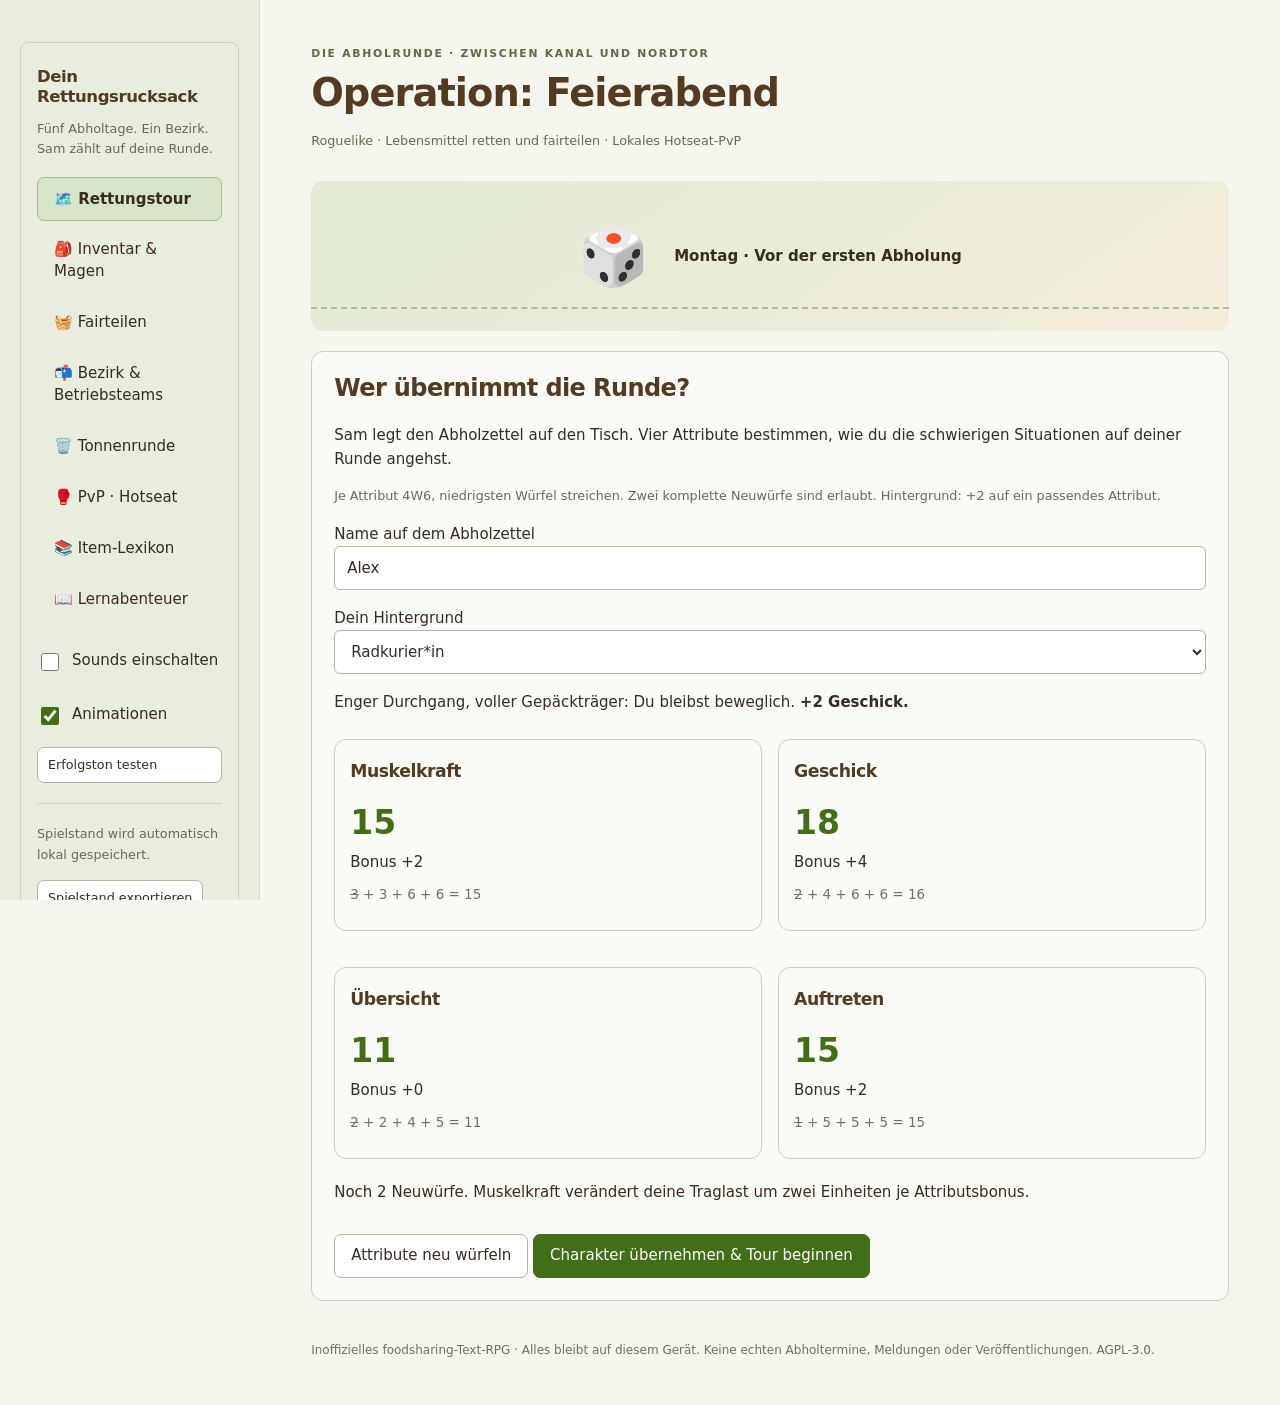
<file: index.html>
<!doctype html>
<html lang="de">
<head>
<meta charset="utf-8">
<meta name="viewport" content="width=device-width,initial-scale=1">
<meta name="color-scheme" content="light">
<meta name="description" content="Operation Feierabend: Ein inoffizielles Foodsaver-RPG. Lokal und offline spielbar.">
<title>Operation: Feierabend</title>
<style>:root{font-family:system-ui,-apple-system,BlinkMacSystemFont,"Segoe UI",sans-serif;color:#382b20;background:#f5f6ed;--green:#426e18;--brown:#533a20;--border:#cbd2bf;font-size:15px;line-height:1.6}
*{box-sizing:border-box}body{margin:0}button,input,select,textarea{font:inherit}button,a,input,select{touch-action:manipulation}button{cursor:pointer;min-height:44px;border:1px solid #aab79c;border-radius:7px;background:#fff;color:inherit;padding:10px 16px;line-height:1.45;text-align:left}button:hover:not(:disabled){background:#eaf2e1;border-color:var(--green)}button.primary{background:var(--green);border-color:var(--green);color:#fff}button:disabled{opacity:.48;cursor:not-allowed}button.small{font-size:.85rem;padding:5px 10px;min-height:36px}a{color:#315a17;text-underline-offset:3px}a:hover{color:#172b0a}button:focus-visible,input:focus-visible,select:focus-visible,a:focus-visible,summary:focus-visible,[tabindex]:focus-visible{outline:3px solid #986b1b;outline-offset:3px}input:not([type=checkbox]):not([type=radio]),select{width:100%;min-height:44px;padding:9px 12px;border:1px solid #afbba0;border-radius:6px;background:#fff;color:inherit}input[type=checkbox],input[type=radio]{accent-color:var(--green);width:18px;height:18px;flex:none}label{display:block}label.check{display:flex;align-items:flex-start;gap:10px;padding:9px 0;cursor:pointer}label.check input{margin-top:5px}fieldset{border:0;margin:0;padding:0;min-width:0}legend{font-weight:650;margin:12px 0}h1,h2,h3{line-height:1.2;color:var(--brown);letter-spacing:-.025em}h1{font-size:clamp(2rem,3vw,3rem);margin:.5rem 0 1rem}h2{font-size:1.6rem;margin-top:0}h3{font-size:1.15rem;margin:.4rem 0 1rem}p{margin:.7rem 0 1rem}small,.muted{font-size:.85rem;color:#696958}.eyebrow{text-transform:uppercase;letter-spacing:.16em;font-size:.72rem;font-weight:750;color:#596e44}.shell{display:grid;grid-template-columns:260px minmax(0,1fr);min-height:100vh}.sidebar{background:#e9eddf;border-right:1px solid #d7ddca;padding:28px 20px;position:sticky;top:0;height:100vh;overflow-y:auto}.sidebar h2{font-size:1.1rem;margin:12px 0}.sidebar nav{display:grid;gap:7px;margin:18px 0}.sidebar nav button{background:transparent;border-color:transparent}.sidebar nav button.active{background:#d6e4c8;border-color:#a7be8c;font-weight:700}.sidebar details{margin:14px 0}.sidebar .utilities{display:flex;flex-wrap:wrap;gap:8px}.sidebar .divider{border-top:1px solid #cbd4bd;margin:20px 0}.mobile-menu>summary{display:none}main{padding:45px clamp(18px,4vw,60px);width:100%;max-width:1500px;min-width:0}header{margin-bottom:30px}.card{background:#fafbf6;border:1px solid var(--border);border-radius:12px;padding:22px;margin:18px 0;min-width:0}.card.compact{padding:15px;margin:10px 0}.cards{display:grid;grid-template-columns:repeat(auto-fit,minmax(min(290px,100%),1fr));gap:18px}.cards>.card{margin:0}.grid2{display:grid;grid-template-columns:repeat(2,minmax(0,1fr));gap:16px}.row{display:flex;flex-wrap:wrap;gap:10px;align-items:center}.row>button{flex:1}.actions{display:grid;grid-template-columns:repeat(2,minmax(0,1fr));gap:15px;margin:20px 0}.actions button{width:100%}.stats{display:grid;grid-template-columns:repeat(4,minmax(0,1fr));gap:12px;margin:20px 0}.stat{padding:12px 0}.stat strong{display:block;font-size:1.7rem;font-weight:500}.stat span{font-size:.85rem;color:#666956}.progress{margin:12px 0}.progress span{display:block;font-size:.85rem;margin-bottom:5px}.track{height:8px;border-radius:10px;background:#e4e9d9;overflow:hidden}.track>i{display:block;background:var(--green);height:100%;width:var(--value,0%)}.scene{display:flex;align-items:center;justify-content:center;gap:25px;min-height:150px;background:linear-gradient(145deg,#e1ebd5,#f3edda);border-radius:12px;margin:20px 0;position:relative;overflow:hidden}.scene:after{content:"";position:absolute;width:100%;border-top:2px dashed #b3bd97;bottom:22px}.scene .icon{font-size:3.8rem;animation:arrive .7s ease-out}.scene strong{max-width:65%;z-index:1}.scene .icon{z-index:1}.reduced .scene .icon{animation:none}.alert{padding:13px 16px;border-radius:8px;margin:15px 0;background:#edf3e5;border-left:4px solid #56832a}.alert.warn{background:#fff0d4;border-color:#ac7916;color:#664708}.alert.bad{background:#ffe5df;border-color:#b04e37;color:#7b3123}.alert.info{background:#edf2f6;border-color:#67859a}.item .title{font-weight:700;color:var(--brown)}.item .tag{font-size:.75rem;background:#e8efdf;border-radius:4px;padding:2px 5px}.item button{font-size:.88rem}.filters{display:grid;grid-template-columns:1fr 1fr;gap:14px;margin:20px 0}.filters.three{grid-template-columns:1fr 1fr 1fr}.slot{display:flex;align-items:center;justify-content:space-between;gap:10px;padding:9px 0;border-bottom:1px solid #e0e5d6}.slot:last-child{border:0}details{border:1px solid var(--border);border-radius:8px;padding:12px 16px;margin:16px 0}details summary{cursor:pointer;font-weight:600}details[open]>summary{margin-bottom:15px}.tip{display:inline-block;position:relative;padding:5px 9px;margin:8px 0;border-radius:5px;font-size:.82rem;font-weight:650;border:1px solid;cursor:help}.tip.good{color:#24532b;background:#e6f4e7;border-color:#87b58e}.tip.mixed{color:#694b08;background:#fff0c8;border-color:#c3a049}.tip.risky{color:#852f22;background:#ffe7df;border-color:#c7887a}.tip [role=tooltip]{display:none;pointer-events:none;position:absolute;z-index:30;left:0;top:calc(100% + 5px);width:280px;max-width:75vw;padding:12px;border:1px solid currentColor;border-radius:7px;background:inherit;box-shadow:0 4px 15px #0002;font-weight:400}.tip:hover [role=tooltip],.tip:focus [role=tooltip]{display:block}.choice{min-width:0}.choice>button{display:block;width:100%}.list{padding-left:22px}.log{font-size:.88rem}.log p{border-bottom:1px solid #dce2d1;padding-bottom:10px;overflow-wrap:anywhere}.dice{font-size:.9rem;color:#6e735c;margin:10px 0}.attribute{font-size:2.2rem;font-weight:650;color:var(--green)}.badge{display:inline-block;padding:3px 7px;border-radius:5px;background:#e9efdf;font-size:.8rem;margin:3px}#notice:not(:empty){position:fixed;z-index:100;bottom:18px;right:18px;max-width:min(450px,90vw);background:#382b20;color:#fff;padding:14px 20px;border-radius:8px;box-shadow:0 3px 15px #0002}footer{margin-top:40px;font-size:.8rem;color:#70715f}table{width:100%;border-collapse:collapse;font-size:.9rem}td,th{text-align:left;border-bottom:1px solid var(--border);padding:9px;overflow-wrap:anywhere}button.danger{border-color:#b5674a;color:#8b3528}.sr{position:absolute;width:1px;height:1px;overflow:hidden;clip-path:inset(50%)}.settings{display:grid;gap:10px}form .field{margin:16px 0}form>button.primary{margin-top:15px}
@keyframes arrive{from{transform:translateX(-35px);opacity:.2}to{transform:translateX(0);opacity:1}}@media(prefers-reduced-motion:reduce){*{animation:none!important;scroll-behavior:auto!important}}@media(max-width:850px){.shell{grid-template-columns:1fr}.sidebar{position:static;height:auto;border-right:0;border-bottom:1px solid #cbd4bd;padding:15px 20px}.mobile-menu>summary{display:block}.mobile-menu{border:0;padding:0;margin:0}.mobile-menu:not([open])>*:not(summary){display:none}.sidebar nav{grid-template-columns:repeat(2,minmax(0,1fr))}main{padding:28px 18px}.stats{grid-template-columns:repeat(2,minmax(0,1fr))}.filters.three{grid-template-columns:1fr}.scene{min-height:130px}.scene .icon{font-size:3rem}}@media(max-width:500px){.grid2,.actions,.filters{grid-template-columns:1fr}.card{padding:16px}.scene{gap:15px}.tip [role=tooltip]{width:255px}h1{font-size:2.1rem}}
</style>
</head>
<body>
<noscript>Dieses lokale Spiel benötigt JavaScript. Bitte aktiviere JavaScript im Browser.</noscript>
<div id="app"></div>
<div id="notice" role="status" aria-live="polite"></div>
<input id="import-file" type="file" accept=".json,application/json" hidden>
<script id="game-data" type="application/json">{"items":{"baguette":{"name":"Bäckerkorb mit Griffbügel","kind":"weapon","rarity":"Gewöhnlich","weight":1,"attack":4},"spatula":{"name":"Pfannenwender","kind":"weapon","rarity":"Gewöhnlich","weight":1,"attack":6},"tongs":{"name":"Lange Gebäckzange","kind":"weapon","rarity":"Selten","weight":1,"attack":8},"clipboard":{"name":"Sams Tourenmappe","kind":"weapon","rarity":"Selten","weight":1,"attack":10},"rolling":{"name":"Rollbrett vom Getränkelager","kind":"weapon","rarity":"Episch","weight":1,"attack":13},"ladle":{"name":"Suppenkelle","kind":"weapon","rarity":"Gewöhnlich","weight":1,"attack":5},"leek":{"name":"Klappbare Gemüsesteige","kind":"weapon","rarity":"Gewöhnlich","weight":1,"attack":7},"stamp":{"name":"Hubwagen aus der Materialspende","kind":"weapon","rarity":"Legendär","weight":1,"attack":16},"apron":{"name":"Schürze","kind":"armor","rarity":"Gewöhnlich","weight":1,"defense":2},"helmet":{"name":"Fahrradhelm","kind":"armor","rarity":"Gewöhnlich","weight":1,"defense":4},"vest":{"name":"Warnweste","kind":"armor","rarity":"Selten","weight":1,"defense":5},"pot":{"name":"Gefütterte Arbeitshose","kind":"armor","rarity":"Episch","weight":3,"defense":7},"raincoat":{"name":"Regenjacke","kind":"armor","rarity":"Gewöhnlich","weight":1,"defense":3},"gloves":{"name":"Arbeitshandschuhe mit Polsterung","kind":"hands","rarity":"Selten","weight":1,"defense":6,"durability":35,"handling":16,"grip":2},"tote":{"name":"Jutebeutel","kind":"gear","rarity":"Gewöhnlich","weight":1,"capacity":5},"cargo":{"name":"Lastenrad-Anhänger","kind":"gear","rarity":"Episch","weight":3,"capacity":16},"cooler":{"name":"Kühlbox","kind":"gear","rarity":"Selten","weight":2,"capacity":8,"cooling":1},"thermos":{"name":"Kühlrucksack","kind":"gear","rarity":"Selten","weight":1,"capacity":6,"cooling":1},"rack":{"name":"Gepäckträger","kind":"gear","rarity":"Selten","weight":1,"capacity":10},"banana":{"name":"Banane","kind":"food","rarity":"Gewöhnlich","weight":1,"energy":17,"fullness":18,"risk":0,"shelf":12},"bread":{"name":"Vollkornbrot","kind":"food","rarity":"Gewöhnlich","weight":1,"energy":25,"fullness":30,"risk":0,"shelf":14,"fiber":2},"apple":{"name":"Apfel","kind":"food","rarity":"Gewöhnlich","weight":1,"energy":12,"fullness":14,"risk":0,"shelf":14,"fiber":2},"carrot":{"name":"Karotte","kind":"food","rarity":"Gewöhnlich","weight":1,"energy":10,"fullness":12,"risk":0,"shelf":16,"fiber":2},"yogurt":{"name":"Joghurt","kind":"food","rarity":"Gewöhnlich","weight":1,"energy":22,"fullness":20,"risk":4,"shelf":5,"cold":true},"cheese":{"name":"Käse","kind":"food","rarity":"Gewöhnlich","weight":1,"energy":30,"fullness":24,"risk":4,"shelf":7,"cold":true,"fat":5},"salad":{"name":"Kartoffelsalat","kind":"food","rarity":"Gewöhnlich","weight":1,"energy":28,"fullness":28,"risk":8,"shelf":4,"cold":true},"soup":{"name":"Linsensuppe","kind":"food","rarity":"Gewöhnlich","weight":1,"energy":35,"fullness":32,"risk":2,"shelf":5},"cake":{"name":"Sahnetorte","kind":"food","rarity":"Gewöhnlich","weight":1,"energy":32,"fullness":26,"risk":8,"shelf":3,"cold":true,"fat":6},"chili":{"name":"Neles rote Chili","kind":"food","rarity":"Gewöhnlich","weight":1,"energy":15,"fullness":8,"risk":28,"shelf":12},"pretzel":{"name":"Brezel","kind":"food","rarity":"Gewöhnlich","weight":1,"energy":18,"fullness":18,"risk":0,"shelf":10,"salt":7},"berries":{"name":"Beerenmix","kind":"food","rarity":"Gewöhnlich","weight":1,"energy":14,"fullness":12,"risk":3,"shelf":5,"fiber":2},"water":{"name":"Wasserflasche","kind":"consumable","rarity":"Gewöhnlich","weight":1,"water":35},"tea":{"name":"Fencheltee","kind":"consumable","rarity":"Gewöhnlich","weight":1,"nausea":-30,"water":15},"charcoal":{"name":"Kamillentee in der Thermoskanne","kind":"consumable","rarity":"Selten","weight":1,"nausea":-45},"bandage":{"name":"Erste-Hilfe-Päckchen","kind":"consumable","rarity":"Gewöhnlich","weight":1,"heal":28},"espresso":{"name":"Espresso","kind":"consumable","rarity":"Gewöhnlich","weight":1,"energy":30,"nausea":8},"mint":{"name":"Pfefferminzbonbon","kind":"consumable","rarity":"Gewöhnlich","weight":1,"nausea":-12},"juice":{"name":"Apfelschorle","kind":"consumable","rarity":"Gewöhnlich","weight":1,"water":25,"energy":10},"medkit":{"name":"Großes Erste-Hilfe-Set","kind":"consumable","rarity":"Episch","weight":1,"heal":50},"snack":{"name":"Notfallriegel","kind":"food","rarity":"Selten","weight":1,"energy":32,"fullness":12,"risk":0,"shelf":50},"sponge":{"name":"Pausenset vom Treff","kind":"consumable","rarity":"Gewöhnlich","weight":1,"heal":10,"nausea":-10},"cotton_gloves":{"name":"Dünne Baumwollhandschuhe","kind":"hands","rarity":"Gewöhnlich","weight":1,"flavour":"Aus der Materialschublade. Angenehm an trockenen Kartons, schnell durchgescheuert.","defense":1,"handling":5,"dexterity":1,"durability":18},"nitrile_gloves":{"name":"Ungepuderte Nitrilhandschuhe","kind":"hands","rarity":"Gewöhnlich","weight":1,"flavour":"Ein frisches Paar aus der Schachtel. Im Spiel kurzlebig, aber wenig hinderlich.","handling":20,"dexterity":1,"durability":8},"vinyl_gloves":{"name":"Vinylhandschuhe","kind":"hands","rarity":"Gewöhnlich","weight":1,"flavour":"Für kurze, ruhige Handgriffe. An rauen Kisten sind sie bald hinüber.","handling":16,"durability":6},"latex_gloves":{"name":"Latexfreie Untersuchungshandschuhe","kind":"hands","rarity":"Gewöhnlich","weight":1,"flavour":"Die Beschriftung der Schachtel ist deutlich. Die Packung bleibt in der Treffküche.","handling":22,"dexterity":1,"durability":10},"rubber_gloves":{"name":"Lange Gummihandschuhe","kind":"hands","rarity":"Selten","weight":1,"flavour":"Hannes nutzt sie zum Reinigen. Vor dem Umgang mit Lebensmitteln wechseln.","handling":30,"dexterity":-1,"durability":30},"cut_gloves":{"name":"Schnittfeste Arbeitshandschuhe","kind":"hands","rarity":"Selten","weight":1,"flavour":"Für raue Materialkisten gedacht. Sie machen dich im Spiel belastbarer, nicht unverwundbar.","defense":3,"grip":3,"handling":12,"durability":45},"thermal_gloves":{"name":"Gefütterte Thermohandschuhe","kind":"hands","rarity":"Selten","weight":1,"flavour":"Gut an der kalten Rampe; beim Greifen kleiner Etiketten eher im Weg.","defense":4,"dexterity":-1,"durability":40},"grip_gloves":{"name":"Handschuhe mit Noppenbesatz","kind":"hands","rarity":"Gewöhnlich","weight":1,"flavour":"Die Kiste rutscht weniger, die Finger bleiben beweglich.","defense":2,"strength":1,"grip":4,"handling":10,"durability":32},"cycling_gloves":{"name":"Fahrradhandschuhe","kind":"hands","rarity":"Gewöhnlich","weight":1,"flavour":"Gelpolster an den Handflächen. Für die lange Fahrt, nicht zum Anfassen von Backwaren.","defense":2,"dexterity":1,"durability":35},"oven_mitts":{"name":"Lange Ofenhandschuhe","kind":"hands","rarity":"Episch","weight":1,"flavour":"Rikes Ersatzpaar. Mit den dicken Fingern findest du keinen Klebestreifenanfang.","defense":5,"dexterity":-2,"handling":8,"durability":35},"dish_gloves":{"name":"Spülhandschuhe mit Baumwollfutter","kind":"hands","rarity":"Selten","weight":1,"flavour":"Innen trocken, außen abwaschbar. Im Spiel besonders ausdauernd bei Reinigungsarbeiten.","handling":26,"grip":1,"durability":45},"cloth_mask":{"name":"Waschbare Stoffmaske","kind":"face","rarity":"Gewöhnlich","weight":1,"flavour":"Aus der Fundkiste. Der kleine Staubbonus ist eine Spielabstraktion.","dust_guard":3,"durability":20},"surgical_mask":{"name":"Medizinische Einwegmaske","kind":"face","rarity":"Gewöhnlich","weight":1,"flavour":"Einzeln aus der Schachtel genommen. Kein Bonus gegen Gerüche im Spiel.","dust_guard":6,"durability":10},"ffp2_mask":{"name":"FFP2-Maske","kind":"face","rarity":"Selten","weight":1,"flavour":"Für die staubige Materialkammer. Verändert weder Kühlkette noch Genießbarkeit.","dust_guard":12,"durability":24},"ffp3_mask":{"name":"FFP3-Maske","kind":"face","rarity":"Episch","weight":1,"flavour":"Liegt ungeöffnet im Materialschrank. Der Schutzwert ist kein reales Prüfsiegel.","dust_guard":18,"durability":28},"carbon_mask":{"name":"Maske mit Aktivkohleeinlage","kind":"face","rarity":"Selten","weight":1,"flavour":"Für die Spielszene an der Biotonne: weniger Geruchsbelastung, keine Freigabe für verdorbene Ware.","dust_guard":8,"odor_guard":14,"durability":22},"half_mask":{"name":"Halbmaske aus der Werkstatt","kind":"face","rarity":"Episch","weight":2,"flavour":"Sperrig im Gesicht. Im Spiel ein hoher Staubwert gegen etwas weniger Auftreten.","dust_guard":22,"presence":-1,"durability":45},"face_shield":{"name":"Gesichtsschild","kind":"face","rarity":"Gewöhnlich","weight":1,"flavour":"Die Scheibe ist frisch geputzt. Hilft im Spiel gegen Spritzer, nicht gegen Gerüche.","defense":2,"handling":8,"durability":35},"bandana":{"name":"Tuch vom Straßenfest","kind":"face","rarity":"Gewöhnlich","weight":1,"flavour":"Ein vertrautes Muster; Hannes erkennt dich damit schon von weitem.","presence":1,"dust_guard":1,"durability":25},"rain_boots":{"name":"Gummistiefel","kind":"feet","rarity":"Gewöhnlich","weight":2,"flavour":"Für den nassen Hof; auf der langen Strecke etwas schwer.","defense":3,"grip":2},"work_boots":{"name":"Arbeitsschuhe mit fester Sohle","kind":"feet","rarity":"Selten","weight":2,"flavour":"Robin hat die passende Größe in der Materialspende gefunden.","defense":4,"grip":3},"trainers":{"name":"Eingelaufene Turnschuhe","kind":"feet","rarity":"Gewöhnlich","weight":1,"flavour":"Leicht genug für die Bahnhofsrunde.","dexterity":1,"energy_save":1},"bike_shoes":{"name":"Feste Radschuhe","kind":"feet","rarity":"Selten","weight":1,"flavour":"Die Pedale fühlen sich weniger rutschig an.","grip":2,"energy_save":1},"hiking_boots":{"name":"Wanderschuhe","kind":"feet","rarity":"Gewöhnlich","weight":2,"flavour":"Für Hofzufahrt und Kopfsteinpflaster.","defense":2,"grip":4},"overshoes":{"name":"Wasserdichte Überschuhe","kind":"feet","rarity":"Gewöhnlich","weight":1,"flavour":"Über die Schuhe gezogen, bevor der Regen richtig anfängt.","defense":2,"handling":4,"durability":25},"safety_boots":{"name":"Hohe Lagerstiefel","kind":"feet","rarity":"Episch","weight":3,"flavour":"Schwer, aber auf der Rampe angenehm stabil.","defense":5,"grip":4,"dexterity":-1},"sandals":{"name":"Treckingsandalen","kind":"feet","rarity":"Gewöhnlich","weight":1,"flavour":"Bequem auf trockenem Asphalt, kaum Entlastung beim Schleppen.","energy_save":1,"defense":1},"headlamp":{"name":"Stirnlampe","kind":"belt","rarity":"Gewöhnlich","weight":1,"flavour":"Du liest die Beschriftung auch hinter dem Rollregal.","insight":1,"dust_guard":1},"labels":{"name":"Etikettenhalter am Gürtel","kind":"belt","rarity":"Gewöhnlich","weight":1,"flavour":"MHD und Abgabeort bleiben auf getrennten Zetteln.","insight":2},"phone_mount":{"name":"Handyhalter mit Tourenplan","kind":"belt","rarity":"Gewöhnlich","weight":1,"flavour":"Die letzte Nachricht aus dem Betriebsteam ist griffbereit.","presence":1,"insight":1},"tool_belt":{"name":"Werkzeuggürtel","kind":"belt","rarity":"Gewöhnlich","weight":1,"flavour":"Die Zange liegt endlich nicht mehr unter dem Brot.","capacity":3,"attack":1},"carabiners":{"name":"Karabinerleiste","kind":"belt","rarity":"Gewöhnlich","weight":1,"flavour":"Nur für Taschen und Handschuhe; kein Klettergerät.","capacity":2,"dexterity":1},"lumbar_belt":{"name":"Gepolsterter Tragegurt","kind":"belt","rarity":"Gewöhnlich","weight":1,"flavour":"Im Spiel weniger Kraftverlust beim Schleppen.","defense":3},"reflector_strap":{"name":"Reflektorband vom Treff","kind":"belt","rarity":"Gewöhnlich","weight":1,"flavour":"Die Materialcrew kennt den Aufdruck.","presence":1,"defense":1},"thermometer":{"name":"Digitales Kühlthermometer","kind":"belt","rarity":"Selten","weight":1,"flavour":"Hilft beim Planen; ersetzt keinen Eintrag im Hygieneplan.","insight":2},"dough_scraper":{"name":"Teigschaber mit Holzgriff","kind":"weapon","rarity":"Gewöhnlich","weight":1,"flavour":"Ute hat die Kante glatt geschliffen.","attack":5,"dexterity":1},"crate_hook":{"name":"Kistenhaken","kind":"weapon","rarity":"Gewöhnlich","weight":1,"flavour":"Für die vorgesehenen Griffe an den Leerkisten.","attack":9,"strength":1},"folding_trolley":{"name":"Klappbare Sackkarre","kind":"weapon","rarity":"Selten","weight":2,"flavour":"Eine Fahrt statt drei, wenn die Ladung passt.","attack":11,"strength":1},"platform_trolley":{"name":"Plattformwagen","kind":"weapon","rarity":"Episch","weight":3,"flavour":"Rikes Wagen darf nur im Hof bleiben. Im Spiel ein besonders kräftiges Werkzeug.","attack":15,"dexterity":-1},"sorting_board":{"name":"Sortierbrett","kind":"weapon","rarity":"Gewöhnlich","weight":1,"flavour":"Saubere Fläche statt aufgerissener Karton.","attack":7,"insight":1},"portion_scoop":{"name":"Portionierlöffel","kind":"weapon","rarity":"Gewöhnlich","weight":1,"flavour":"Gleichmäßige Portionen für die Küfa.","attack":7,"dexterity":1},"bread_tongs":{"name":"Breite Backwarenzange","kind":"weapon","rarity":"Selten","weight":1,"flavour":"Greift auch die flachen Teilchen, ohne sie zu zerdrücken.","attack":9,"dexterity":2},"clip_folder":{"name":"Wasserfeste Betriebsmappe","kind":"weapon","rarity":"Gewöhnlich","weight":1,"flavour":"Die Betriebs-Besonderheiten bleiben lesbar.","attack":8,"insight":2},"crate_lifter":{"name":"Kistenheber mit Doppelgriff","kind":"weapon","rarity":"Episch","weight":3,"flavour":"Zu zweit greifen; hier als starker Parcoursgegenstand spielbar.","attack":14,"strength":2},"foam_baton":{"name":"Schaumstoff-Baguette","kind":"weapon","rarity":"Gewöhnlich","weight":1,"flavour":"Für den freiwilligen Parcours. Keine Lebensmittel werden dabei als Waffe verschwendet.","attack":6,"dexterity":1},"sorting_rake":{"name":"Sortiergreifer","kind":"weapon","rarity":"Gewöhnlich","weight":1,"flavour":"Damit bewegst du Material, ohne tief in den Behälter greifen zu müssen.","attack":8,"handling":12},"route_board":{"name":"Magnetischer Schichtplan","kind":"weapon","rarity":"Episch","weight":2,"flavour":"Sam hat die Vertretungen mit einer anderen Farbe markiert.","attack":12,"presence":2},"fleece":{"name":"Fleecejacke","kind":"armor","rarity":"Gewöhnlich","weight":1,"flavour":"Die Pause am Kanal fühlt sich weniger kalt an.","defense":3},"waterproof_apron":{"name":"Abwaschbare Arbeitsschürze","kind":"armor","rarity":"Gewöhnlich","weight":1,"flavour":"Für die Reinigung wechseln, danach Hände waschen.","defense":2,"handling":18,"durability":50},"cargo_vest":{"name":"Weste mit großen Taschen","kind":"armor","rarity":"Gewöhnlich","weight":1,"flavour":"Etiketten, Bonbons und Telefonnummern passen getrennt hinein.","defense":3,"capacity":3},"padded_jacket":{"name":"Gefütterte Lieferjacke","kind":"armor","rarity":"Selten","weight":2,"flavour":"Ein alter Aufnäher ist abgetrennt; die Polster sind noch gut.","defense":6},"hi_vis_suit":{"name":"Warnschutz-Overall","kind":"armor","rarity":"Episch","weight":3,"flavour":"Viel Stoff für eine lange Rampenschicht.","defense":8,"handling":8,"dexterity":-1},"work_overall":{"name":"Lageroverall","kind":"armor","rarity":"Gewöhnlich","weight":2,"flavour":"Die verstärkten Nähte halten auch die Rollregalrunde aus.","defense":5,"grip":1},"cool_bag":{"name":"Kleine Kühltasche","kind":"gear","rarity":"Gewöhnlich","weight":1,"flavour":"Mit Kühlelementen bestückt. Leichter als die große Box.","capacity":4,"cooling":1},"cargo_crate":{"name":"Stapelbare Lebensmittelkiste","kind":"gear","rarity":"Gewöhnlich","weight":2,"flavour":"Sauber, lebensmittelecht und mit passenden Griffen.","capacity":9},"insulated_box":{"name":"Isolierbox mit Einsatz","kind":"gear","rarity":"Episch","weight":3,"flavour":"Die Einsätze halten Schachteln auseinander.","capacity":11,"cooling":1},"bike_panniers":{"name":"Doppelte Fahrradtaschen","kind":"gear","rarity":"Selten","weight":2,"flavour":"Links und rechts gleichmäßig packen.","capacity":12},"folding_cart":{"name":"Faltbarer Handwagen","kind":"gear","rarity":"Episch","weight":3,"flavour":"Hannes hat das klappernde Rad ersetzt.","capacity":15},"food_backpack":{"name":"Abwaschbarer Lebensmittelrucksack","kind":"gear","rarity":"Gewöhnlich","weight":1,"flavour":"Getrennte Fächer für Kleinteile und verpackte Ware.","capacity":8,"handling":5},"soap":{"name":"Kleine Handseife","kind":"consumable","rarity":"Gewöhnlich","weight":1,"flavour":"Am Waschplatz zusammen mit Wasser benutzen.","hygiene":50},"wash_kit":{"name":"Mobiles Handwaschset","kind":"consumable","rarity":"Gewöhnlich","weight":1,"flavour":"Wasser, Seife und sauberes Tuch für eine Spielrunde.","hygiene":80},"clean_towel":{"name":"Frisches Handtuch","kind":"consumable","rarity":"Gewöhnlich","weight":1,"flavour":"Kommt sauber verpackt aus der Treffküche.","hygiene":25},"cleaning_wipes":{"name":"Reinigungstücher","kind":"consumable","rarity":"Gewöhnlich","weight":1,"flavour":"Für Arbeitsmaterial und Hände im abstrakten Spielmodell.","hygiene":35},"garbage_bags":{"name":"Rolle Müllbeutel","kind":"consumable","rarity":"Gewöhnlich","weight":1,"flavour":"Die Sortierrunde bleibt übersichtlich; für Lebensmittel ungeeignet.","effect":"handling","power":12,"turns":5},"odor_sachet":{"name":"Geruchsbeutel für die Pause","kind":"consumable","rarity":"Gewöhnlich","weight":1,"flavour":"Eine erfundene Spielhilfe gegen Geruchsbelastung, kein Atemschutz.","effect":"odor_guard","power":10,"turns":4},"ice_pack":{"name":"Gefrorenes Kühlelement","kind":"consumable","rarity":"Gewöhnlich","weight":1,"flavour":"Kühlt die Ladung im Spiel vier Runden. Macht eine unterbrochene Kühlkette nicht rückgängig.","effect":"cooling","power":1,"turns":4},"cooling_set":{"name":"Ersatz-Kühlakkus","kind":"consumable","rarity":"Selten","weight":1,"flavour":"Für eine längere Runde zwischen zwei Kühlschränken.","effect":"cooling","power":1,"turns":8},"repair_tape":{"name":"Gewebeklebeband","kind":"consumable","rarity":"Gewöhnlich","weight":1,"flavour":"Im Spiel werden damit die gerade angelegten verschlissenen Teile ausgebessert.","repair":12},"repair_kit":{"name":"Näh- und Flickset","kind":"consumable","rarity":"Selten","weight":1,"flavour":"Ein paar Minuten Aufmerksamkeit für beanspruchtes Material.","repair":25},"spare_filters":{"name":"Verpackte Ersatzfilter","kind":"consumable","rarity":"Gewöhnlich","weight":1,"flavour":"Im Spiel nur für den Gesichtsslot; keine echte Filterfreigabe.","repair":30,"repair_slot":"face"},"fresh_gloves":{"name":"Frisches Paar Ersatzhandschuhe","kind":"consumable","rarity":"Gewöhnlich","weight":1,"flavour":"Füllt im Spiel die Haltbarkeit des angelegten Handschuhpaars auf.","repair":30,"repair_slot":"hands"},"ginger_tea":{"name":"Ingwertee","kind":"consumable","rarity":"Gewöhnlich","weight":1,"flavour":"Scharf, warm und im Spiel beruhigend.","nausea":-18,"water":18,"effect":"digestion","power":1,"turns":4},"still_water":{"name":"Große Flasche stilles Wasser","kind":"consumable","rarity":"Gewöhnlich","weight":2,"flavour":"Ein Liter, den du nicht erst am Laden suchen musst.","water":55},"sparkling_water":{"name":"Sprudelwasser","kind":"consumable","rarity":"Gewöhnlich","weight":1,"flavour":"Löscht Durst, bringt im Spiel aber auch etwas Bauchgas.","water":35,"gas":12},"fruit_tea":{"name":"Ungesüßter Früchtetee","kind":"consumable","rarity":"Gewöhnlich","weight":1,"flavour":"Eine zweite Thermoskanne aus der Treffküche.","water":30,"nausea":-8},"coffee_flask":{"name":"Thermosbecher Kaffee","kind":"consumable","rarity":"Gewöhnlich","weight":1,"flavour":"Für ein kurzes Hoch mit einem kleinen Preis am Magen.","energy":20,"nausea":10,"effect":"insight","power":1,"turns":4},"route_note":{"name":"Aktualisierter Tourenzettel","kind":"consumable","rarity":"Gewöhnlich","weight":1,"flavour":"Du liest die Änderungen noch einmal; Übersicht für die nächsten Aufgaben.","effect":"insight","power":2,"turns":5},"stretch_card":{"name":"Kurze Dehnpause","kind":"consumable","rarity":"Gewöhnlich","weight":1,"flavour":"Eine Karte mit einer freiwilligen Pausenroutine. Der Bonus ist reine Spielmechanik.","effect":"strength","power":2,"turns":4},"breathing_break":{"name":"Ruhige Atempause","kind":"consumable","rarity":"Gewöhnlich","weight":1,"flavour":"Du setzt dich kurz abseits des Trubels hin.","nausea":-10,"effect":"presence","power":2,"turns":5},"grip_chalk":{"name":"Griffhilfe für den Parcours","kind":"consumable","rarity":"Gewöhnlich","weight":1,"flavour":"Nur am trockenen Übungsmaterial, nicht auf Lebensmitteln.","effect":"dexterity","power":2,"turns":4},"rest_mat":{"name":"Faltbares Pausenkissen","kind":"consumable","rarity":"Gewöhnlich","weight":1,"flavour":"Eine kurze Sitzpause mit etwas mehr Erholung.","heal":18,"energy":12},"peppermint_tea":{"name":"Pfefferminztee","kind":"consumable","rarity":"Gewöhnlich","weight":1,"flavour":"Der Deckel der Kanne ist zugleich ein Becher.","water":20,"nausea":-22,"gas":-15},"fennel_bag":{"name":"Fenchel-Anis-Tee","kind":"consumable","rarity":"Gewöhnlich","weight":1,"flavour":"Im Spiel eine besonders gute Pause bei vollem Bauch.","gas":-35,"nausea":-12},"pear":{"name":"Birne","kind":"food","rarity":"Gewöhnlich","weight":1,"flavour":"Cems kleine Birnen geben beim Transport leicht nach.","energy":16,"fullness":18,"risk":1,"shelf":9,"fiber":3,"water":6},"orange":{"name":"Orange","kind":"food","rarity":"Gewöhnlich","weight":1,"flavour":"Schale erst am Pausenplatz entfernen.","energy":15,"fullness":16,"risk":2,"shelf":15,"water":8,"fiber":2},"melon":{"name":"Melonenstück in geschlossener Box","kind":"food","rarity":"Gewöhnlich","weight":1,"flavour":"Viel Saft, wenig Platz für weitere Portionen.","energy":18,"fullness":26,"risk":2,"shelf":4,"water":18,"cold":true,"fiber":1},"grapes":{"name":"Weintrauben","kind":"food","rarity":"Gewöhnlich","weight":1,"flavour":"Eine kleine Schale aus Iris’ Obstkiste.","energy":20,"fullness":18,"risk":1,"shelf":6,"water":6,"fiber":2},"cucumber":{"name":"Gurke","kind":"food","rarity":"Gewöhnlich","weight":1,"flavour":"Die krumme Form passt diagonal in die Tasche.","energy":10,"fullness":20,"risk":0,"shelf":12,"water":14,"fiber":1},"tomato":{"name":"Tomaten","kind":"food","rarity":"Gewöhnlich","weight":1,"flavour":"Vor dem Einpacken jede einzelne prüfen.","energy":12,"fullness":16,"risk":1,"shelf":7,"water":8,"fiber":2},"pepper":{"name":"Paprika","kind":"food","rarity":"Gewöhnlich","weight":1,"flavour":"Ein etwas weicher Stiel macht noch keine ganze Kiste unbrauchbar.","energy":14,"fullness":18,"risk":1,"shelf":10,"fiber":3},"oats":{"name":"Haferflocken-Portion","kind":"food","rarity":"Gewöhnlich","weight":1,"flavour":"Die Portion aus der Treffküche hält eine Weile vor.","energy":32,"fullness":28,"risk":0,"shelf":18,"fiber":4},"porridge":{"name":"Gekühlter Haferbrei","kind":"food","rarity":"Gewöhnlich","weight":1,"flavour":"Von der Küfa, mit Deckel und Zutatenliste.","energy":30,"fullness":30,"risk":1,"shelf":5,"fiber":4,"cold":true,"personal_only":true},"rice":{"name":"Gekühlte Reisportion","kind":"food","rarity":"Gewöhnlich","weight":1,"flavour":"Eine beschriftete Box aus der Kantine.","energy":30,"fullness":28,"risk":2,"shelf":4,"cold":true,"personal_only":true},"pasta":{"name":"Gekühlte Nudeln mit Gemüse","kind":"food","rarity":"Gewöhnlich","weight":1,"flavour":"Rike hat den Deckel mit dem Zubereitungsdatum versehen.","energy":36,"fullness":34,"risk":3,"shelf":4,"cold":true,"fiber":2,"personal_only":true},"lentils":{"name":"Linseneintopf","kind":"food","rarity":"Gewöhnlich","weight":1,"flavour":"Eine ordentliche Portion aus der Küfa.","energy":36,"fullness":35,"risk":2,"shelf":5,"fiber":6,"personal_only":true},"beans":{"name":"Bohnensalat","kind":"food","rarity":"Gewöhnlich","weight":1,"flavour":"Macht satt; die Spielverdauung hat damit mehr zu tun.","energy":28,"fullness":30,"risk":3,"shelf":4,"fiber":7,"cold":true,"personal_only":true},"nuts":{"name":"Nussmischung in Originalpackung","kind":"food","rarity":"Gewöhnlich","weight":1,"flavour":"Kleine Portion, viel Energie. Zutaten beachten.","energy":38,"fullness":16,"risk":1,"shelf":30,"fat":6,"fiber":2},"crackers":{"name":"Salzcracker","kind":"food","rarity":"Gewöhnlich","weight":1,"flavour":"Knuspern im Spiel mit zusätzlichem Durst.","energy":25,"fullness":16,"risk":0,"shelf":35,"salt":12},"chips":{"name":"Kartoffelchips","kind":"food","rarity":"Gewöhnlich","weight":1,"flavour":"Jo stellt die verschlossene Restpackung neben die Abholkisten.","energy":30,"fullness":20,"risk":6,"shelf":30,"salt":16,"fat":7},"croissant":{"name":"Croissant","kind":"food","rarity":"Gewöhnlich","weight":1,"flavour":"Utes Buttergebäck braucht weniger Platz als sein Energiegehalt vermuten lässt.","energy":34,"fullness":24,"risk":2,"shelf":9,"fat":6},"muffin":{"name":"Blaubeermuffin","kind":"food","rarity":"Gewöhnlich","weight":1,"flavour":"Aus der Backstube am Gleis 4, ohne Cremefüllung.","energy":28,"fullness":22,"risk":2,"shelf":8,"fat":4},"quark":{"name":"Quark in Originalpackung","kind":"food","rarity":"Gewöhnlich","weight":1,"flavour":"Bleibt bis zur Verwendung in der Kühlbox.","energy":26,"fullness":24,"risk":3,"shelf":5,"cold":true},"hummus":{"name":"Hummus in geschlossener Dose","kind":"food","rarity":"Gewöhnlich","weight":1,"flavour":"Die Zutatenliste klebt gut lesbar auf dem Deckel.","energy":30,"fullness":24,"risk":3,"shelf":5,"fiber":4,"fat":4,"cold":true},"kefir":{"name":"Kefir","kind":"food","rarity":"Gewöhnlich","weight":1,"flavour":"Ein gekühlter Becher mit ungeöffneter Verpackung.","energy":22,"fullness":18,"risk":4,"shelf":5,"cold":true,"water":5},"pickles":{"name":"Essiggurken im Originalglas","kind":"food","rarity":"Gewöhnlich","weight":1,"flavour":"Salzig und im Spiel keine ganze Mahlzeit.","energy":10,"fullness":16,"risk":5,"shelf":18,"salt":8},"chocolate":{"name":"Tafel Schokolade","kind":"food","rarity":"Gewöhnlich","weight":1,"flavour":"Eine geschlossene Packung aus dem Abholkorb.","energy":35,"fullness":14,"risk":2,"shelf":35,"fat":5},"dates":{"name":"Getrocknete Datteln","kind":"food","rarity":"Gewöhnlich","weight":1,"flavour":"Ein kleines Päckchen für die lange Fahrt.","energy":28,"fullness":15,"risk":0,"shelf":30,"fiber":4},"hot_sauce":{"name":"Sehr scharfe Würzsauce","kind":"food","rarity":"Gewöhnlich","weight":1,"flavour":"Nele hat dir das Warnschild auf dem Etikett extra gezeigt.","energy":8,"fullness":6,"risk":35,"shelf":30,"salt":6},"potato":{"name":"Gekochte Kartoffeln","kind":"food","rarity":"Gewöhnlich","weight":1,"flavour":"Beschriftet aus der Kantine, für die persönliche Übergabe.","energy":26,"fullness":28,"risk":1,"shelf":5,"fiber":2,"personal_only":true},"sandwich":{"name":"Gekühltes belegtes Brot","kind":"food","rarity":"Gewöhnlich","weight":1,"flavour":"Der Belag macht Kühlung nötig.","energy":32,"fullness":28,"risk":3,"shelf":4,"cold":true,"personal_only":true},"pizza":{"name":"Gekühlte Gemüsepizza","kind":"food","rarity":"Gewöhnlich","weight":1,"flavour":"Ein letzter Karton aus der Kantine, fürs persönliche Gespräch reserviert.","energy":38,"fullness":35,"risk":5,"shelf":4,"cold":true,"fat":6,"salt":10,"personal_only":true}},"slots":{"weapon":"Werkzeug / Duellgerät","armor":"Arbeitskleidung","gear":"Transport","hands":"Hände","face":"Gesicht","feet":"Füße","belt":"Gürtel / Zubehör"},"foods":[["bread","pretzel","croissant","muffin","banana"],["carrot","apple","pear","orange","tomato","pepper","cucumber"],["yogurt","cheese","quark","kefir","hummus","nuts","crackers","chips"],["cake","pretzel","muffin","croissant","chocolate"],["soup","salad","rice","pasta","potato","pizza","sandwich"],["apple","carrot","chili","pear","hot_sauce"],["pretzel","bread","muffin","sandwich","dates"],["berries","cheese","salad","grapes","oats","beans","porridge","lentils","melon","pickles"]],"districts":[["Am Kanal","Montag, 17:10 Uhr. Sam stellt dir beim Bezirkstreffen Robin vor, die betriebsverantwortliche Person: „Der Lieferwagen fällt bis Freitag aus. Die Betriebsteams übernehmen die vereinbarten Abholtermine. Lies vor jeder Abholung die Betriebs-Besonderheiten, Pinnwand und Teamchat.“"],["Rund um den Bahnhof","Dienstag, Feierabendverkehr. Die Bahnunterführung ist gesperrt. Auf dem Abholzettel hat jemand den Ersatzweg eingezeichnet – quer durch die Schiebestrecke."],["Im Gewerbehof","Mittwoch. Die Wege werden länger, die Kisten schwerer. Robin schreibt ins Betriebsteam: „In der Kantine bitte hinten klingeln. Vorne wartet ihr bis morgen.“"],["Auf der Höhe","Donnerstag. Gegenwind auf der letzten Steigung. Am Treff wird schon Platz im Regal gemacht. Jetzt zählt, was du tatsächlich noch transportieren kannst."],["Die Schlussrunde","Robin ruft an: „In der Kantine steht noch eine ganze Lieferung. Danach machen sie übers Wochenende zu. Schau erst nach deinen Vorräten, bevor du zusagst.“"]],"encounters":[{"name":"Sechs Körbe, eine schmale Hintertür","opening":"Bäckerin Ute hält die Tür mit dem Fuß auf. „Die blauen Körbe bleiben hier. Bitte umpacken, bevor der Fahrer kommt.“","pressure":"Ute muss zum Lieferwagen. Der Durchgang muss frei werden.","recover":"Ute nimmt ein Telefonat an. Du kannst ungestört weiterpacken.","hit":"Ein Korb verkantet im Türrahmen. Das kostet Kraft.","done":"Die Körbe stehen wieder im Regal. Ute zählt nach und gibt dir die Brote mit."},{"name":"Sortieren unter der Marktplane","opening":"Händler Cem klappt die Plane herunter. „Die Beeren bitte einzeln durchsehen. In der hinteren Kiste sind ein paar hinüber.“","pressure":"Der Wind drückt Regen unter die Plane.","recover":"Cem sichert die Plane. Du hast beide Hände zum Sortieren frei.","hit":"Du musst die Kisten erneut umsetzen; dein Rücken meldet sich.","done":"Die beschädigten Beeren sind aussortiert. Cem schiebt dir die geprüfte Ware zu."},{"name":"Die Kühltheke macht Feierabend","opening":"Mara aus der Spätschicht zeigt auf die Kühlwagen. „Ich brauche die Wagen zurück. Könnt ihr direkt hier in eure Boxen packen?“","pressure":"Mara räumt den nächsten Wagen aus dem Gang.","recover":"Die nächste Palette hängt noch an der Rampe. Kurz kein Nachschub.","hit":"Du läufst noch einmal zur Abholtasche. Die zusätzliche Runde zehrt.","done":"Die Wagen sind leer und die Ware ist verpackt. Mara schließt die Lagertür."},{"name":"Eine Torte passt nicht quer","opening":"Jo hat die Stühle schon hochgestellt. Die Tortenschachtel passt nicht durch die Öffnung deiner Tasche. „Bitte aufrecht. Das ist noch richtige Sahne.“","pressure":"Jo braucht den Tresen für die Endreinigung.","recover":"Die Kaffeemaschine spült. Du kannst in Ruhe neu packen.","hit":"Du setzt die Schachteln ab und fängst noch einmal an.","done":"Die Schachteln stehen sicher. Jo füllt dir Wasser nach: „Bis nächste Woche.“"},{"name":"Das Rollregal vor der Spülküche","opening":"Küchenleiterin Rike schiebt ein Rollregal in den Flur. „Beschriftete Behälter rechts, leere zurück nach links. Und bitte den Fluchtweg freihalten.“","pressure":"Aus der Spülküche kommt der nächste Wagen.","recover":"Die Spülmaschine läuft. Für einen Moment gehört der Flur dir.","hit":"Ein Deckel fehlt. Du musst zurück zur Ausgabe.","done":"Die Behälter sind zugeordnet und das Rollregal ist frei. Rike hakt die Abholung ab."},{"name":"Die unterste Kiste zuerst","opening":"Auf dem Hof hat Nele die Ernte nach Größen gestapelt. Die aussortierten Äpfel stehen ganz unten. „Ich helfe kurz, dann muss ich zu den Tieren.“","pressure":"Nele muss weiter. Der Stapel muss vorher wieder sicher stehen.","recover":"Nele holt eine Sackkarre. Du kannst den Stapel vorbereiten.","hit":"Eine Kiste lässt sich nur zu zweit anheben. Noch einmal umgreifen.","done":"Der Stapel steht wieder. Nele stellt die aussortierten, geprüften Äpfel an dein Rad."},{"name":"Abholung gegen den Pendlerstrom","opening":"Am Seiteneingang wartet Deniz mit zwei Backblechen. „Nicht hier stehen bleiben. Hinter der Säule könnt ihr umpacken.“","pressure":"Der nächste Zug ist angekommen; der Durchgang wird voll.","recover":"Zwischen zwei Zügen ist der Gang für einen Moment leer.","hit":"Du musst mit den Kisten ausweichen und den Weg doppelt gehen.","done":"Die Bleche sind zurück im Laden. Deniz winkt dir durch die Seitentür."},{"name":"Die Liste unter dem Leergut","opening":"Iris sucht den Abholzettel. Er liegt unter den Leergutbons. „Die Ware auf dem grünen Tisch ist für euch, die anderen Kisten holt morgen der Lieferant.“","pressure":"Ein weiterer Leergutwagen versperrt den Zugang.","recover":"Iris sortiert die Bons. Du kannst die Abholkisten in Ruhe zuordnen.","hit":"Du hast eine Lieferantenkiste erwischt. Zurückstellen und neu sortieren.","done":"Nur die vereinbarte Ware ist eingepackt. Iris findet den Zettel und unterschreibt."}],"final":{"name":"Die letzte Ausgabe vor dem Wochenende","opening":"Rike schaut auf die Uhr: „Zwei Wagen, drei verschiedene Abholziele. Wenn wir das jetzt nicht aufteilen, bleibt es bis Montag hier.“ Robin wartet auf die Rückmeldung aus dem Betriebsteam.","pressure":"Die Küche muss schließen. Noch ein Wagen blockiert den Flur.","recover":"Robin bestätigt die nächste Abgabestelle. Du kannst die Behälter zuordnen.","hit":"Eine Abgabestelle fällt aus. Du musst die Ladung neu aufteilen.","done":"Der letzte Behälter ist zugeordnet. Rike zieht die Tür zu. Sam schreibt: „Alles unterwegs. Komm zum Treff, es gibt noch Tee.“"},"events":{"rain":{"title":"Unter dem Vordach der Radwerkstatt","text":"Der Regen läuft dir in die Ärmel. Die Werkstatt ist noch offen. Für den Treff liegt dort gespendetes Material bereit – du müsstest es über den nassen Hinterhof holen.","risk":"Material über den Hof holen","safe":"Unter dem Vordach warten","success":"Die Werkstatt gibt dir ein Teil aus der Materialspende mit.","failure":"Auf dem nassen Hof rutschst du weg. Die Abholung muss ohne das zusätzliche Material weitergehen."},"crate":{"title":"Die Materialspende im Kellergang","text":"Am Treff hängt ein Zettel: „Abholmaterial zur freien Verwendung“. Die guten Stücke stehen hinter einem Stapel leerer Kisten. Du könntest umräumen oder die Pause nutzen.","risk":"Den Kellergang freiräumen","safe":"Auf der Bank Pause machen","success":"Hinter den Leerkisten findest du brauchbares Material für die Tour.","failure":"Beim Umstapeln rutscht dir eine Kiste aus dem Griff. Du brichst die Suche ab."},"stranger":{"title":"Hannes braucht eine zweite Hand","text":"Hannes vom Treff steht vor dem Anhänger: „Fass mal mit an? Das Ersatzmaterial könnt ihr danach für eure Tour nehmen.“ Die Auffahrt ist steiler, als sie aussieht.","risk":"Beim Anhänger mit anpacken","safe":"Die eigene Ladung prüfen und kurz verschnaufen","success":"Der Anhänger steht am Treff. Hannes überlässt dir ein Teil des Ersatzmaterials.","failure":"Ihr müsst den Anhänger zweimal neu ansetzen. Danach fehlt dir die Kraft für die Materialsuche."}},"flavour":{"baguette":"Der Griffbügel hält die Hand frei. Ute möchte den Korb bei der nächsten Tour zurück.","spatula":"Breite Kante, kurzer Stiel. Hilft beim Portionieren, ohne alles mit der Hand anzufassen.","tongs":"Vom Grillstand am Kanal. Damit bekommst du auch die letzten Brötchen vom tiefen Blech.","clipboard":"Abholzeiten vorne, Abgabeorte hinten. Die Ecke ist vom letzten Regen aufgequollen.","rolling":"Vier Rollen statt vier Wege. Auf Kopfsteinpflaster hört man dich schon um die Ecke.","ladle":"Der lange Stiel reicht bis auf den Grund von Rikes Suppentopf.","leek":"Passt gefaltet unter den Arm. Spart beim Gemüseholen mehrere Wege.","stamp":"Frisch gewartet, läuft geradeaus. Im engen Lager mehr wert als jede Heldentat.","apron":"Mehl in den Nähten, die Taschen voller Gummibänder.","helmet":"Die Schnalle klemmt ein wenig. Auf der Fahrt bleibt er trotzdem auf.","vest":"Von Sam mit dem Namen des Treffs beschriftet. Am Liefereingang wirst du damit erkannt.","pot":"Verstärkte Knie und eine Lage Stoff mehr für kalte Laderampen.","raincoat":"Hält den Nieselregen ab. Die Kapuze passt gerade über den Helm.","gloves":"Gegen raue Kistengriffe. Vor dem Anfassen unverpackter Lebensmittel ausziehen.","tote":"Vom Straßenfest übrig geblieben. Die Henkel sind doppelt vernäht.","cargo":"Der linke Reflektor ist neu. Die Kupplung vor dem Losfahren prüfen.","cooler":"Mit passenden Kühlelementen aus dem Treff. Schwerer als der Beutel, aber für Kühlware gedacht.","thermos":"Die freie Hand bezahlt man mit einem nassen Rücken.","rack":"Zwei breite Spanngurte gehören dazu. Erst verzurren, dann losfahren.","banana":"Ein paar braune Punkte. Sam nimmt sie für die Pause am Kanal mit.","bread":"Von gestern, noch gut schneidbar. Macht satt, braucht aber Platz im Bauch.","apple":"Klein und etwas schief. Nele sortiert solche aus, weil die Kundschaft die großen nimmt.","carrot":"Zwei Beine, keine Verkaufschance. Für den Topf ist die Form egal.","yogurt":"Ein Becher aus Maras Kühlwagen. Nicht für eine lange warme Radtour einplanen.","cheese":"Ein kleines Stück in der Originalverpackung. Gehört in deine Kühlbox.","salad":"Von Rike portioniert. Kühl halten und nicht zwischen den Brotkörben vergessen.","soup":"Die letzte Portion aus der Kantine. In der Spielpause eine ordentliche Mahlzeit.","cake":"Jo hat den Deckel mit zwei Streifen Klebeband gesichert. Aufrecht tragen.","chili":"Nele hat „scharf!“ auf die Tüte geschrieben. Das Ausrufezeichen ist verdient.","pretzel":"Deniz zählt die übrigen jeden Abend. Diese hat den Pendlerstrom verpasst.","berries":"Cem hat die weichen aussortieren lassen. Die übrigen halten trotzdem nicht lange.","water":"Am Treff frisch aufgefüllt. Einplanen, bevor der Durst die Tour bestimmt.","tea":"Aus Sams Thermoskanne. Für die Pause auf der Bank, nicht für den Fahrradlenker.","charcoal":"Eine zweite Kanne aus der Treffküche. Im Spiel beruhigt sie den Magen stärker als Fencheltee.","bandage":"Pflaster, Kompresse und eine kleine Rolle Verband aus dem Treff.","espresso":"Jo nennt ihn „den letzten“. Er hat das heute schon dreimal gesagt.","mint":"Eine Handvoll einzeln verpackter Bonbons aus der Schublade am Treff.","juice":"Aus dem Kasten neben Deniz’ Backblechen. Erst trinken, Pfand später sortieren.","medkit":"Das vollständige Ersatzset aus der Materialspende. Im Spiel mehr Erholung als das kleine Päckchen.","snack":"Lag in Sams Satteltasche für genau den Moment, in dem alle nur noch Hunger haben.","sponge":"Ein kühles Tuch und ein einzeln verpacktes Bonbon. Für fünf Minuten auf der Bank.","cotton_gloves":"Aus der Materialschublade. Angenehm an trockenen Kartons, schnell durchgescheuert.","nitrile_gloves":"Ein frisches Paar aus der Schachtel. Im Spiel kurzlebig, aber wenig hinderlich.","vinyl_gloves":"Für kurze, ruhige Handgriffe. An rauen Kisten sind sie bald hinüber.","latex_gloves":"Die Beschriftung der Schachtel ist deutlich. Die Packung bleibt in der Treffküche.","rubber_gloves":"Hannes nutzt sie zum Reinigen. Vor dem Umgang mit Lebensmitteln wechseln.","cut_gloves":"Für raue Materialkisten gedacht. Sie machen dich im Spiel belastbarer, nicht unverwundbar.","thermal_gloves":"Gut an der kalten Rampe; beim Greifen kleiner Etiketten eher im Weg.","grip_gloves":"Die Kiste rutscht weniger, die Finger bleiben beweglich.","cycling_gloves":"Gelpolster an den Handflächen. Für die lange Fahrt, nicht zum Anfassen von Backwaren.","oven_mitts":"Rikes Ersatzpaar. Mit den dicken Fingern findest du keinen Klebestreifenanfang.","dish_gloves":"Innen trocken, außen abwaschbar. Im Spiel besonders ausdauernd bei Reinigungsarbeiten.","cloth_mask":"Aus der Fundkiste. Der kleine Staubbonus ist eine Spielabstraktion.","surgical_mask":"Einzeln aus der Schachtel genommen. Kein Bonus gegen Gerüche im Spiel.","ffp2_mask":"Für die staubige Materialkammer. Verändert weder Kühlkette noch Genießbarkeit.","ffp3_mask":"Liegt ungeöffnet im Materialschrank. Der Schutzwert ist kein reales Prüfsiegel.","carbon_mask":"Für die Spielszene an der Biotonne: weniger Geruchsbelastung, keine Freigabe für verdorbene Ware.","half_mask":"Sperrig im Gesicht. Im Spiel ein hoher Staubwert gegen etwas weniger Auftreten.","face_shield":"Die Scheibe ist frisch geputzt. Hilft im Spiel gegen Spritzer, nicht gegen Gerüche.","bandana":"Ein vertrautes Muster; Hannes erkennt dich damit schon von weitem.","rain_boots":"Für den nassen Hof; auf der langen Strecke etwas schwer.","work_boots":"Robin hat die passende Größe in der Materialspende gefunden.","trainers":"Leicht genug für die Bahnhofsrunde.","bike_shoes":"Die Pedale fühlen sich weniger rutschig an.","hiking_boots":"Für Hofzufahrt und Kopfsteinpflaster.","overshoes":"Über die Schuhe gezogen, bevor der Regen richtig anfängt.","safety_boots":"Schwer, aber auf der Rampe angenehm stabil.","sandals":"Bequem auf trockenem Asphalt, kaum Entlastung beim Schleppen.","headlamp":"Du liest die Beschriftung auch hinter dem Rollregal.","labels":"MHD und Abgabeort bleiben auf getrennten Zetteln.","phone_mount":"Die letzte Nachricht aus dem Betriebsteam ist griffbereit.","tool_belt":"Die Zange liegt endlich nicht mehr unter dem Brot.","carabiners":"Nur für Taschen und Handschuhe; kein Klettergerät.","lumbar_belt":"Im Spiel weniger Kraftverlust beim Schleppen.","reflector_strap":"Die Materialcrew kennt den Aufdruck.","thermometer":"Hilft beim Planen; ersetzt keinen Eintrag im Hygieneplan.","dough_scraper":"Ute hat die Kante glatt geschliffen.","crate_hook":"Für die vorgesehenen Griffe an den Leerkisten.","folding_trolley":"Eine Fahrt statt drei, wenn die Ladung passt.","platform_trolley":"Rikes Wagen darf nur im Hof bleiben. Im Spiel ein besonders kräftiges Werkzeug.","sorting_board":"Saubere Fläche statt aufgerissener Karton.","portion_scoop":"Gleichmäßige Portionen für die Küfa.","bread_tongs":"Greift auch die flachen Teilchen, ohne sie zu zerdrücken.","clip_folder":"Die Betriebs-Besonderheiten bleiben lesbar.","crate_lifter":"Zu zweit greifen; hier als starker Parcoursgegenstand spielbar.","foam_baton":"Für den freiwilligen Parcours. Keine Lebensmittel werden dabei als Waffe verschwendet.","sorting_rake":"Damit bewegst du Material, ohne tief in den Behälter greifen zu müssen.","route_board":"Sam hat die Vertretungen mit einer anderen Farbe markiert.","fleece":"Die Pause am Kanal fühlt sich weniger kalt an.","waterproof_apron":"Für die Reinigung wechseln, danach Hände waschen.","cargo_vest":"Etiketten, Bonbons und Telefonnummern passen getrennt hinein.","padded_jacket":"Ein alter Aufnäher ist abgetrennt; die Polster sind noch gut.","hi_vis_suit":"Viel Stoff für eine lange Rampenschicht.","work_overall":"Die verstärkten Nähte halten auch die Rollregalrunde aus.","cool_bag":"Mit Kühlelementen bestückt. Leichter als die große Box.","cargo_crate":"Sauber, lebensmittelecht und mit passenden Griffen.","insulated_box":"Die Einsätze halten Schachteln auseinander.","bike_panniers":"Links und rechts gleichmäßig packen.","folding_cart":"Hannes hat das klappernde Rad ersetzt.","food_backpack":"Getrennte Fächer für Kleinteile und verpackte Ware.","soap":"Am Waschplatz zusammen mit Wasser benutzen.","wash_kit":"Wasser, Seife und sauberes Tuch für eine Spielrunde.","clean_towel":"Kommt sauber verpackt aus der Treffküche.","cleaning_wipes":"Für Arbeitsmaterial und Hände im abstrakten Spielmodell.","garbage_bags":"Die Sortierrunde bleibt übersichtlich; für Lebensmittel ungeeignet.","odor_sachet":"Eine erfundene Spielhilfe gegen Geruchsbelastung, kein Atemschutz.","ice_pack":"Kühlt die Ladung im Spiel vier Runden. Macht eine unterbrochene Kühlkette nicht rückgängig.","cooling_set":"Für eine längere Runde zwischen zwei Kühlschränken.","repair_tape":"Im Spiel werden damit die gerade angelegten verschlissenen Teile ausgebessert.","repair_kit":"Ein paar Minuten Aufmerksamkeit für beanspruchtes Material.","spare_filters":"Im Spiel nur für den Gesichtsslot; keine echte Filterfreigabe.","fresh_gloves":"Füllt im Spiel die Haltbarkeit des angelegten Handschuhpaars auf.","ginger_tea":"Scharf, warm und im Spiel beruhigend.","still_water":"Ein Liter, den du nicht erst am Laden suchen musst.","sparkling_water":"Löscht Durst, bringt im Spiel aber auch etwas Bauchgas.","fruit_tea":"Eine zweite Thermoskanne aus der Treffküche.","coffee_flask":"Für ein kurzes Hoch mit einem kleinen Preis am Magen.","route_note":"Du liest die Änderungen noch einmal; Übersicht für die nächsten Aufgaben.","stretch_card":"Eine Karte mit einer freiwilligen Pausenroutine. Der Bonus ist reine Spielmechanik.","breathing_break":"Du setzt dich kurz abseits des Trubels hin.","grip_chalk":"Nur am trockenen Übungsmaterial, nicht auf Lebensmitteln.","rest_mat":"Eine kurze Sitzpause mit etwas mehr Erholung.","peppermint_tea":"Der Deckel der Kanne ist zugleich ein Becher.","fennel_bag":"Im Spiel eine besonders gute Pause bei vollem Bauch.","pear":"Cems kleine Birnen geben beim Transport leicht nach.","orange":"Schale erst am Pausenplatz entfernen.","melon":"Viel Saft, wenig Platz für weitere Portionen.","grapes":"Eine kleine Schale aus Iris’ Obstkiste.","cucumber":"Die krumme Form passt diagonal in die Tasche.","tomato":"Vor dem Einpacken jede einzelne prüfen.","pepper":"Ein etwas weicher Stiel macht noch keine ganze Kiste unbrauchbar.","oats":"Die Portion aus der Treffküche hält eine Weile vor.","porridge":"Von der Küfa, mit Deckel und Zutatenliste.","rice":"Eine beschriftete Box aus der Kantine.","pasta":"Rike hat den Deckel mit dem Zubereitungsdatum versehen.","lentils":"Eine ordentliche Portion aus der Küfa.","beans":"Macht satt; die Spielverdauung hat damit mehr zu tun.","nuts":"Kleine Portion, viel Energie. Zutaten beachten.","crackers":"Knuspern im Spiel mit zusätzlichem Durst.","chips":"Jo stellt die verschlossene Restpackung neben die Abholkisten.","croissant":"Utes Buttergebäck braucht weniger Platz als sein Energiegehalt vermuten lässt.","muffin":"Aus der Backstube am Gleis 4, ohne Cremefüllung.","quark":"Bleibt bis zur Verwendung in der Kühlbox.","hummus":"Die Zutatenliste klebt gut lesbar auf dem Deckel.","kefir":"Ein gekühlter Becher mit ungeöffneter Verpackung.","pickles":"Salzig und im Spiel keine ganze Mahlzeit.","chocolate":"Eine geschlossene Packung aus dem Abholkorb.","dates":"Ein kleines Päckchen für die lange Fahrt.","hot_sauce":"Nele hat dir das Warnschild auf dem Etikett extra gezeigt.","potato":"Beschriftet aus der Kantine, für die persönliche Übergabe.","sandwich":"Der Belag macht Kühlung nötig.","pizza":"Ein letzter Karton aus der Kantine, fürs persönliche Gespräch reserviert."},"notes":["Seiteneingang nutzen und gemeinsam eintreten. Saubere, lebensmittelechte Behälter mitbringen; die blauen Brotkörbe bleiben im Betrieb. Abholort ordentlich hinterlassen.","Am vereinbarten Stand treffen. Jedes Stück vor der Weitergabe auf Genießbarkeit prüfen. Angefaulte Lebensmittel getrennt verpacken; Schimmeliges nicht weitergeben.","Am Liefereingang melden. Für Kühlware Kühlbox und Kühlelemente einplanen. Rückfragen zum Ablauf gehen an Robin als BV; das Betriebsteam über Änderungen informieren.","Die Abholung ist mit Jo am Seiteneingang vereinbart. Tortenschachteln aufrecht und gekühlt transportieren. Keine spontanen Zusatztermine ohne Absprache mit BV.","Hinten an der Spülküche klingeln. Beschriftete Behälter zuordnen und den Durchgang freihalten. Lebensmittel vor der Weitergabe prüfen; bei Unklarheiten BV kontaktieren.","Mit Nele am Hofverkauf treffen. Die Kisten nach dem Umpacken zurückstellen. Das Betriebsteam übernimmt die vereinbarte Menge gemeinsam; weitere Tragehilfe wartet außerhalb des Betriebs.","Seiteneingang hinter der Säule nutzen. Gemeinsam eintreten und auf die Kundschaft Rücksicht nehmen. Backbleche nach dem Umpacken an Deniz zurückgeben.","Nur die mit Iris vereinbarte Ware vom grünen Tisch abholen. Lieferantenkisten bleiben stehen. Mitteilungen aus dem Betrieb an Robin als BV weitergeben."],"businesses":[["Krumme Kruste","🥖",["bread","pretzel","croissant","muffin","banana"],"Bäckerin Ute hält die Tür mit dem Fuß auf. „Die blauen Körbe bleiben hier. Bitte umpacken, bevor der Fahrer kommt.“"],["Cems Stand am Kanal","🥕",["carrot","apple","pear","orange","tomato","pepper","cucumber"],"Händler Cem klappt die Plane herunter. „Die Beeren bitte einzeln durchsehen. In der hinteren Kiste sind ein paar hinüber.“"],["Nahkauf an der Schleuse","🛒",["yogurt","cheese","quark","kefir","hummus","nuts","crackers","chips"],"Mara aus der Spätschicht zeigt auf die Kühlwagen. „Ich brauche die Wagen zurück. Könnt ihr direkt hier in eure Boxen packen?“"],["Café an der Drehbrücke","☕",["cake","pretzel","muffin","croissant","chocolate"],"Jo hat die Stühle schon hochgestellt. Die Tortenschachtel passt nicht durch die Öffnung deiner Tasche. „Bitte aufrecht. Das ist noch richtige Sahne.“"],["Werkskantine am Nordtor","🍲",["soup","salad","rice","pasta","potato","pizza","sandwich"],"Küchenleiterin Rike schiebt ein Rollregal in den Flur. „Beschriftete Behälter rechts, leere zurück nach links. Und bitte den Fluchtweg freihalten.“"],["Neles Hofverkauf","🚜",["apple","carrot","chili","pear","hot_sauce"],"Auf dem Hof hat Nele die Ernte nach Größen gestapelt. Die aussortierten Äpfel stehen ganz unten. „Ich helfe kurz, dann muss ich zu den Tieren.“"],["Backstube am Gleis 4","🥨",["pretzel","bread","muffin","sandwich","dates"],"Am Seiteneingang wartet Deniz mit zwei Backblechen. „Nicht hier stehen bleiben. Hinter der Säule könnt ihr umpacken.“"],["Iris’ Laden an der Ecke","🌿",["berries","cheese","salad","grapes","oats","beans","porridge","lentils","melon","pickles"],"Iris sucht den Abholzettel. Er liegt unter den Leergutbons. „Die Ware auf dem grünen Tisch ist für euch, die anderen Kisten holt morgen der Lieferant.“"]],"attributes":{"strength":"Muskelkraft","dexterity":"Geschick","insight":"Übersicht","presence":"Auftreten"},"backgrounds":{"Radkurier*in":["dexterity","Enger Durchgang, voller Gepäckträger: Du bleibst beweglich."],"Lagercrew":["strength","Du weißt, wo man eine Kiste greift und wann man Hilfe braucht."],"Schichtkoordination":["insight","Du behältst Zeiten, Behälter und Abgabeorte im Blick."],"Nachbarschaftsarbeit":["presence","Du kennst die Leute und findest die richtigen Worte."]},"venueStats":["dexterity","insight","insight","dexterity","insight","strength","dexterity","presence"],"toolBonuses":{"tongs":["dexterity",2],"clipboard":["insight",2],"rolling":["strength",2],"ladle":["dexterity",1],"leek":["strength",1],"stamp":["strength",3]},"incidents":{"cold":{"title":"Die zusätzliche Tortenschachtel","text":"Jo kommt dir nach: „Die hier stand seit dem Nachmittag draußen. Kann die noch in den Fairteiler?“ Du weißt, dass die Kühlkette unterbrochen war.","good":"Nicht über den Fairteiler weitergeben","bad":"Trotzdem für den Fairteiler einpacken","rule":"Kühlpflichtige Lebensmittel mit unterbrochener Kühlkette sind von der nicht-persönlichen Weitergabe ausgeschlossen, auch über einen Fairteiler.","source":"Hygieneregeln","item":"cake"},"sorting":{"title":"Die Kiste unter der Plane","text":"Cem zeigt auf eine zweite Kiste. Einige Früchte sind sichtbar schimmelig. „Schafft ihr die noch?“ Für diese Ladung ist noch nichts geprüft.","good":"Die zusätzliche Kiste Stück für Stück prüfen","bad":"Ungeprüft für die Weitergabe einpacken","rule":"Vor der Weitergabe jedes Stück auf Genießbarkeit prüfen; Schimmeliges nicht weitergeben.","source":"Hygieneregeln","item":"apple"},"handoff":{"title":"Ein Abholtermin ohne Ersatz","text":"Robin, die betriebsverantwortliche Person, ruft an: Für die zusätzliche Abholung, die du übernommen hast, müsstest du jetzt am anderen Ende des Bezirks sein. Du wirst es nicht rechtzeitig schaffen.","good":"Aus dem Termin austragen, im Betriebsteam Ersatz suchen und BV anrufen","bad":"Die zusätzliche Abholung kommentarlos ausfallen lassen","rule":"Wer einen Abholtermin nicht wahrnehmen kann, trägt sich unverzüglich aus und sucht im Betriebsteam Ersatz. Bei weniger als 24 Stunden Vorlauf auch telefonisch suchen und im Notfall eine*n BV telefonisch informieren.","source":"Verhaltensregeln","item":null}},"requests":{"supply":{"title":"Lebensmittel für den Fairteiler","text":"Hannes kümmert sich um den Fairteiler am Bezirkstreff. Bringe drei geeignete Lebensmittelposten zur kostenlosen Weitergabe vorbei.","target":3,"counter":"fairteiler_shared","reward":"cooler"},"round":{"title":"Absprachen im Betriebsteam","text":"Robin sammelt die Rückmeldungen aus den Betriebsteams. Schließe drei vereinbarte Abholungen bei kooperierenden Betrieben ab.","target":3,"counter":"business_pickups","reward":"clipboard"},"care":{"title":"Erfahrungsaustausch beim Bezirkstreffen","text":"Sam lädt zum Erfahrungsaustausch ein. Kläre zwei schwierige Abholsituationen regelkonform und bring deine Erfahrungen ein.","target":2,"counter":"responsible_choices","reward":"medkit"}},"briefings":[{"title":"Die Ausgabe verzögert sich","text":"Die Beschäftigten bitten euch, noch 15 Minuten zu warten. Der Abholtermin war gerade erst.","options":["Die gewünschte Wartezeit akzeptieren und Rücksicht auf den Betrieb nehmen.","Sofort auf der Ausgabe bestehen."],"correct":0,"why":"Eine vom Betrieb gewünschte Wartezeit bis 15 Minuten muss akzeptiert werden (Verhaltensregeln B7)."},{"title":"Nach 25 Minuten ist noch nichts bereit","text":"Ihr wartet bereits 25 Minuten über die vereinbarte Uhrzeit hinaus. Jetzt ist die Ausgabe bereit und das Team möchte die Abholung noch durchführen.","options":["Streit anfangen und Lebensmittel einfordern.","Höflich bleiben und gemeinsam abholen; nach mehr als 15 Minuten hättet ihr auch höflich absagen dürfen."],"correct":1,"why":"Nach 15 Minuten kann höflich abgesagt werden (B7). In dieser Szene entscheidet ihr euch nach Rücksprache für die inzwischen mögliche Abholung."},{"title":"Eine Freundin hilft beim Tragen","text":"Eine Freundin ohne Foodsaver-Ausweis begleitet dich als Tragehilfe. Sie ist nicht für den Abholtermin eingetragen.","options":["Sie mit in den Betrieb nehmen.","Sie abseits des Betriebs warten lassen; das eingetragene Abholteam geht gemeinsam hinein."],"correct":1,"why":"Tragehilfen warten abseits des Betriebs. Wer hinein darf, regelt B5; das Abholteam betritt und verlässt den Betrieb gemeinsam (B3)."},{"title":"Ein unfreundlicher Empfang","text":"Eine beschäftigte Person beschwert sich schroff über die Abholung. Die Kundschaft steht daneben.","options":["Höflich bleiben und anschließend BV informieren.","Die Diskussion vor der Kundschaft austragen."],"correct":0,"why":"Auch bei unfreundlichem Verhalten bleiben Foodsaver höflich und können anschließend BV informieren (B8). Diskussionen gehören nicht in die Abholung (B6)."},{"title":"Eine Kiste fehlt auf der alten Liste","text":"Die Nachricht im Teamchat und die Betriebs-Besonderheiten wurden heute geändert. Der Ausdruck in deiner Tasche ist von gestern.","options":["Nur auf den alten Ausdruck vertrauen.","Aktuelle Besonderheiten, Pinnwand und Teamchat lesen; Unklarheiten mit BV klären."],"correct":1,"why":"Vor der Abholung muss die aktuelle Fassung der Betriebs-Besonderheiten samt Pinnwand und Teamchat bekannt sein (C1)."},{"title":"Mehr Brot als erwartet","text":"Ihr holt zu zweit ab. Es sind viel mehr Backwaren übrig als gestern. Eine Person möchte alle Brezeln für sich.","options":["Die Lieblingsware zuerst für sich zurücklegen.","Gemeinsam alle übergebenen genießbaren Lebensmittel übernehmen und die Aufteilung einvernehmlich klären."],"correct":1,"why":"Grundsätzlich übernehmen die Abholenden gleich viel, außer alle sind mit einer anderen Aufteilung einverstanden (B4). Nicht tragbare Mengen übernimmt hier im Spiel das übrige Betriebsteam."},{"title":"MHD ist nicht Verbrauchsdatum","text":"In der Ausgabe liegt eine ungeöffnete Packung mit überschrittenem Mindesthaltbarkeitsdatum. Die Aufbewahrung war korrekt.","options":["Nur wegen des MHD ungeprüft entsorgen.","Genießbarkeit prüfen und die übrigen Weitergaberegeln beachten; ein überschrittenes MHD ist kein pauschales Weitergabeverbot."],"correct":1,"why":"Lebensmittel nach MHD können weitergegeben werden. Nach Verbrauchsdatum ist die Weitergabe verboten. Jedes Stück ist vor Weitergabe zu prüfen.","source":"Fairteiler_und_Abgabestellen"},{"title":"Das Verbrauchsdatum ist abgelaufen","text":"Eine verschlossene Packung trägt ein überschrittenes Verbrauchsdatum. Jemand möchte sie ungeprüft mit in den Fairteiler nehmen.","options":["Nicht weitergeben; auch gutes Aussehen hebt das Verbrauchsdatum nicht auf.","Die Packung weitergeben, solange sie äußerlich unauffällig ist."],"correct":0,"why":"Lebensmittel nach dem Verbrauchsdatum dürfen nicht weitergegeben werden (Hygieneregeln B2). Das gilt auch bei persönlicher Übergabe.","source":"Hygieneregeln"}],"channels":{"personal":"Persönliche Übergabe","basket":"Essenskorb mit Abholabsprache","fairteiler":"Fairteiler am Bezirkstreff"},"bins":{"paper":{"name":"Blauer Papiercontainer","icon":"📦","text":"Am Treff soll der freigegebene Sammelplatz aufgeräumt werden. Zwischen trockenen Kartons liegt bereitgestelltes Verpackungsmaterial.","stat":"insight","dc":12,"dirt":14,"dust":8,"odor":0,"loot":["labels","clip_folder","cotton_gloves","repair_tape","clean_towel"]},"recycling":{"name":"Gelbe Wertstofftonne","icon":"♻️","text":"Hannes zeigt dir die leeren Verpackungen für die Sortieraktion. Sauberes Ersatzmaterial liegt daneben in einer gekennzeichneten Spendenbox.","stat":"insight","dc":13,"dirt":24,"dust":3,"odor":6,"loot":["garbage_bags","carabiners","sorting_board","vinyl_gloves","tool_belt"]},"residual":{"name":"Graue Restmülltonne","icon":"🗑️","text":"Die Umgebung der Tonne muss gereinigt werden. Aus dem Materialschrank gibt es dafür zurückgelegte Ausrüstung; Lebensmittel werden hier nicht geborgen.","stat":"strength","dc":15,"dirt":40,"dust":7,"odor":18,"loot":["rubber_gloves","cleaning_wipes","work_boots","sorting_rake","repair_kit"]},"organic":{"name":"Braune Biotonne","icon":"🍂","text":"Nele bittet um Hilfe am Kompostplatz. Die organischen Reste bleiben dort; als Dank stellt das Team Ersatzmaterial für weitere Touren bereit.","stat":"strength","dc":14,"dirt":35,"dust":2,"odor":26,"loot":["dish_gloves","wash_kit","rubber_gloves","rain_boots","garbage_bags"]},"glass":{"name":"Altglas-Sammelplatz","icon":"🫙","text":"Die vorgesehene Aufgabe ist das Aufräumen des Umfelds. Nicht in den Container greifen. Das nutzbare Material steht in einer separaten, freigegebenen Kiste.","stat":"dexterity","dc":15,"dirt":20,"dust":10,"odor":0,"loot":["cut_gloves","work_boots","reflector_strap","headlamp","repair_tape"]},"roll":{"name":"Große Rolltonne am Hof","icon":"🛞","text":"Die leere Rolltonne muss an ihren vereinbarten Platz. Der Hof ist eng, die Griffe sind rau. Robin gibt dir danach Material aus der Spende mit.","stat":"strength","dc":16,"dirt":20,"dust":4,"odor":8,"loot":["grip_gloves","folding_trolley","cargo_crate","tool_belt","stretch_card"]},"textile":{"name":"Textil-Sammelstelle","icon":"🧥","text":"Bei der abgesprochenen Sortierschicht am Treff werden freigegebene Textilien geordnet. Waschbare Ausrüstung ist fürs Team zurückgelegt.","stat":"insight","dc":12,"dirt":10,"dust":14,"odor":3,"loot":["fleece","raincoat","cycling_gloves","bandana","cargo_vest"]},"workshop":{"name":"Materialtonne der Radwerkstatt","icon":"🔧","text":"Die Werkstatt trennt ihren Materialbestand. Du sortierst die ausdrücklich freigegebenen Teile; der Rest bleibt bei der Werkstatt.","stat":"dexterity","dc":14,"dirt":26,"dust":12,"odor":5,"loot":["repair_kit","bike_panniers","bike_shoes","carabiners","spare_filters"]}},"learning":{"QUIZ":[["Deine erste Zusage","Du stehst für morgen im Abholplan. Jetzt kommt etwas dazwischen. Was tust du?",["Einfach nicht erscheinen.","Rechtzeitig austragen und gegebenenfalls Ersatz suchen."],1,"Abholungen brauchen Verlässlichkeit. Eine Zusage gilt, solange du dich nicht rechtzeitig ausgetragen und gegebenenfalls Ersatz gesucht hast.","Foodsaver"],["Was darf in den Schrank?","Du hast Hackfleisch gerettet. Darfst du es zur nicht-persönlichen Weitergabe in einen Fairteiler legen?",["Nein, Hackfleisch ist für diese Weitergabe ausgeschlossen.","Ja, jedes gerettete Lebensmittel darf hinein."],0,"Retten und Weitergeben sind verschiedene Dinge: Bei nicht-persönlicher Weitergabe ist Hackfleisch ausdrücklich ausgeschlossen.","Hygieneregeln"],["Das Datum auf der Packung","Das Verbrauchsdatum ist überschritten. Darfst du das Lebensmittel weitergeben?",["Ja, wenn die Verpackung gut aussieht.","Nein, nach dem Verbrauchsdatum nicht weitergeben."],1,"Lebensmittel nach dem Verbrauchsdatum dürfen nicht weitergegeben werden. Verbrauchsdatum und Mindesthaltbarkeitsdatum sind nicht dasselbe.","Hygieneregeln"]],"PICKUPS":[{"title":"Die Bäckerei erwacht","place":"Krumme Kruste · 18:00 Uhr","icon":"🚲","story":"Deine Begleiterin Sam wartet vor der Bäckerei. Hinter der Scheibe stapeln sich Brote. „Wir retten gemeinsam. Hast du die Absprachen gelesen und passende Behälter dabei?“","question":"Wie bereitest du die Abholung vor?","options":["Absprachen lesen, pünktlich sein und saubere Lebensmittelbehälter mitnehmen.","Mit irgendeinem alten Müllsack losfahren."],"correct":0,"why":"Unverpackte Lebensmittel gehören in saubere, lebensmittelechte Verpackungen. Pünktlichkeit und die Absprachen mit dem Betrieb zählen ebenfalls.","source":"Hygieneregeln","loot":["2 Vollkornbrote","6 Brötchen"],"result":"Ihr verpackt die Backwaren sorgfältig. Sam nickt: „So kommen die Brote gut an.“"},{"title":"Sortieren statt wegsehen","place":"Gemüseladen · 17:30 Uhr","icon":"🥕","story":"Zwischen knackigen Karotten liegt eine schimmelige Frucht. Sam schiebt dir eine leere Kiste zu. „Wir übernehmen Verantwortung für alles, was wir weitergeben.“","question":"Was kommt in deine Kiste zur Weitergabe?","options":["Alles zusammen. Gerettet ist gerettet.","Jedes Stück prüfen und schimmelige Lebensmittel aussortieren."],"correct":1,"why":"Vor der Weitergabe ist jedes einzelne Stück auf Genießbarkeit zu prüfen. Lebensmittel mit Schimmel dürfen nicht weitergegeben werden.","source":"Hygieneregeln","loot":["1 Kiste geprüfte Karotten"],"result":"Die geprüften Karotten landen getrennt in der sauberen Kiste. Die schimmelige Frucht wird nicht weitergegeben."},{"title":"Der kühle Kopf","place":"Nachbarschaftsmarkt · 19:00 Uhr","icon":"🧊","story":"Bei der dritten begleiteten Tour gibt es gekühlte Ware. Du hast keine Kühltasche dabei. Sam fragt: „Wie organisieren wir den Transport?“","question":"Wie geht ihr mit der Kühlware um?","options":["Erst einen geeigneten gekühlten Transport organisieren.","Im warmen Rucksack mitnehmen und später entscheiden."],"correct":0,"why":"Für Kühlwaren sieht das Wiki den Transport in einer Kühltasche oder Kühlbox mit Kühlelementen vor. Kühlware mit unterbrochener Kühlkette ist für nicht-persönliche Weitergabe ausgeschlossen.","source":"Hygieneregeln","loot":["Gekühlte Ware zur direkten Übergabe"],"result":"Ein Teammitglied bringt eine Kühlbox. Ihr organisiert eine direkte Übergabe; diese Ware kommt im Spiel nicht in den ungekühlten Fairteiler."}]}}</script>
<script>/* Portable game rules. No DOM, network, dependencies, eval, or Python runtime. */
(function(root) {
  'use strict';
  function createEngine(D) {
    const has=(obj,key)=>Object.prototype.hasOwnProperty.call(obj,key);
    const I=D.items, slots=D.slots, clamp=(v,a=0,b=100)=>Math.max(a,Math.min(b,v));
    const copy=v=>JSON.parse(JSON.stringify(v));
    const mod=v=>Math.floor((v-10)/2);
    function rand(r) { // Serializable Mulberry32 stream; browser seeds are independent of Python's RNG.
      r.rng=(r.rng+0x6D2B79F5)>>>0;
      let t=r.rng;t=Math.imul(t^(t>>>15),t|1);t^=t+Math.imul(t^(t>>>7),t|61);
      return ((t^(t>>>14))>>>0)/4294967296;
    }
    const roll=(r,n)=>1+Math.floor(rand(r)*n);
    const pick=(r,a)=>a[Math.floor(rand(r)*a.length)];
    function sample(r,a,n) { const x=[...a];for(let j=x.length-1;j>0;j--){const k=Math.floor(rand(r)*(j+1));[x[j],x[k]]=[x[k],x[j]];}return x.slice(0,n); }
    function weighted(r,a) {const weights={Gewöhnlich:8,Selten:4,Episch:2,Legendär:1};let t=rand(r)*a.reduce((s,k)=>s+weights[I[k].rarity],0);return a.find(k=>(t-=weights[I[k].rarity])<0)||a[a.length-1];}
    function note(r,text){r.log.push(text);r.log=r.log.slice(-120);}
    function add(r,key){if(!I[key])return null;const o={uid:++r.serial,key,age:0,cold_chain_ok:true};if(I[key].durability)o.durability=I[key].durability;r.inventory.push(o);return o.uid;}
    function attrRoll(r) {const rng={rng:(r.seed^Math.imul(r.rerolls+1,0x9E3779B9))>>>0};r.attributes={};r.attribute_dice={};for(const k of Object.keys(D.attributes)){const ds=Array.from({length:4},()=>roll(rng,6));r.attribute_dice[k]=ds;r.attributes[k]=[...ds].sort((a,b)=>b-a).slice(0,3).reduce((a,b)=>a+b,0);}}
    function newRun(seed=42) {
      const r={seed:Number(seed)>>>0,rng:Number(seed)>>>0,phase:'creation',day:1,step:0,turn:0,hp:100,energy:85,water:85,fullness:20,nausea:0,xp:0,level:1,
        rescued:0,shared:0,fairteiler_shared:0,wins:0,inventory:[],equipped:{},serial:0,log:['Die fünftägige Rettungstour beginnt.'],options:[],enemy:null,loot:[],combat:[],
        rerolls:0,character_name:'Alex',background:null,last_check:null,hygiene:100,gas:0,urgency:0,salt_load:0,digestion:[],effects:{},last_retch:-10,
        trust:50,business_pickups:0,responsible_choices:0,violations:[],claimed:[],supported_days:[],standing:{},hygiene_log:[],distribution_log:[],basket:null};
      for(const key of ['baguette','apron','tote','water','tea','bandage','banana','bread']){const id=add(r,key);if(slots[I[key].kind])r.equipped[I[key].kind]=id;}
      for(const key of ['cotton_gloves','cloth_mask','soap'])add(r,key);
      attrRoll(r);makeOptions(r);return r;
    }
    const object=(r,uid)=>r.inventory.find(o=>o.uid===Number(uid));
    const worn=(r,o)=>Object.values(r.equipped).includes(o.uid);
    function bonus(r,key){let n=r.inventory.filter(o=>worn(r,o)&&(o.durability??1)>0).reduce((s,o)=>s+(I[o.key][key]||0),0);const e=r.effects[key];return n+(e&&r.turn<e.until?e.power:0);}
    function stats(r){return {attack:7+2*(r.level-1)+bonus(r,'attack'),defense:bonus(r,'defense'),capacity:18+mod(r.attributes.strength||10)*2+bonus(r,'capacity'),cooling:bonus(r,'cooling')};}
    const weight=r=>r.inventory.reduce((s,o)=>s+I[o.key].weight,0);
    const freshness=o=>Math.max(0,(I[o.key].shelf??999)-o.age)<1e-9?0:Math.max(0,(I[o.key].shelf??999)-o.age);
    function chance(b,dc){let n=0;for(let f=1;f<=20;f++)if(f===20||(f!==1&&f+b>=dc))n++;return n*5;}
    function preview(r,attribute,dc){let tool=0;const o=object(r,r.equipped.weapon);if(o&&(o.durability??1)>0){const b=D.toolBonuses[o.key];if(b&&b[0]===attribute)tool=b[1];}
      const p={attribute,dc,base:mod(r.attributes[attribute]||10),tool,equipment:bonus(r,attribute),fatigue:r.energy<25?-2:0,stomach:r.nausea>=50?-2:0,community:attribute==='presence'?(r.trust>=70?1:r.trust<25?-1:0):0};
      p.bonus=p.base+p.tool+p.equipment+p.fatigue+p.stomach+p.community;p.chance=chance(p.bonus,dc);return p;}
    function spec(r,action,option=r.encounter||{}){const danger=option.danger||1;if(action==='attack')return preview(r,option.kind==='business'?D.venueStats[option.venue]:'dexterity',10+danger-(option.kind==='business'&&(r.standing[option.venue]||0)>=2?1:0));
      if(action==='heavy')return preview(r,'strength',13+danger);if(action==='defend')return preview(r,'dexterity',12);if(action==='flee')return preview(r,'presence',14);
      if(action==='bin'){const b=D.bins[r.bin_key];return preview(r,b.stat,b.dc);}return preview(r,r.event==='rain'?'dexterity':'strength',14);}
    function resolve(r,p){const f=roll(r,20);r.last_check={...p,roll:f,total:f+p.bonus,success:f===20||(f!==1&&f+p.bonus>=p.dc)};note(r,summary(r.last_check));return r.last_check.success;}
    const signed=n=>n>=0?'+'+n:String(n);
    function summary(c){return `${D.attributes[c.attribute]}: W20 ${c.roll} ${signed(c.bonus)} = ${c.total} gegen SG ${c.dc} → ${c.success?'Erfolg':'Misserfolg'}${c.roll===1?' (natürliche 1)':c.roll===20?' (natürliche 20)':''}`;}
    function end(r){r.hp=Math.min(100+(r.level-1)*8,r.hp);if(r.hp<=0){r.hp=0;r.phase='dead';note(r,'Für heute reicht die Kraft nicht mehr. Das Betriebsteam organisiert Ersatz.');}}
    function tick(r){const s=stats(r),save=bonus(r,'energy_save'),dig=bonus(r,'digestion');r.turn++;r.energy=Math.max(0,r.energy-Math.max(1,3-save));r.water=Math.max(0,r.water-3);r.fullness=Math.max(0,r.fullness-5);r.nausea=Math.max(0,r.nausea-2);
      for(const o of r.inventory){if(I[o.key].cold&&!s.cooling)o.cold_chain_ok=false;o.age+=I[o.key].cold&&s.cooling?1/3:1;}
      if(r.salt_load>=10)r.water=Math.max(0,r.water-1);r.salt_load=Math.max(0,r.salt_load-1);
      if(r.digestion.length){const m=r.digestion[0],a=Math.min(m.energy,Math.max(1,4+dig-(m.fat>=5?1:0)));m.energy-=a;r.energy=clamp(r.energy+a);r.urgency=clamp(r.urgency+3);if(m.energy<=0)r.digestion.shift();}
      r.gas=Math.max(0,r.gas-2);if(r.gas>=60)r.nausea=clamp(r.nausea+2);if(r.urgency>=80)r.energy=Math.max(0,r.energy-2);
      if(r.nausea>=90&&r.fullness>0&&r.turn-r.last_retch>=4){r.fullness=Math.max(0,r.fullness-30);r.water=Math.max(0,r.water-12);r.nausea=Math.max(0,r.nausea-20);r.last_retch=r.turn;note(r,'Der Spielmagen rebelliert: −30 Füllung, −12 Wasser, −20 Übelkeit.');}
      for(const o of r.inventory)if(worn(r,o)&&o.durability>0){o.durability--;if(!o.durability)note(r,I[o.key].name+' ist verschlissen.');}
      for(const k of Object.keys(r.effects))if(r.effects[k].until<=r.turn)delete r.effects[k];
      if(!r.energy||!r.water){r.hp-=6;note(r,'Erschöpfung oder Durst: −6 Kraft.');}if(r.nausea>=70){r.hp-=5;note(r,'Magenkrämpfe: −5 Kraft.');}if(weight(r)>s.capacity)r.energy=Math.max(0,r.energy-5);end(r);
    }
    const reserved=(r,uid)=>!!r.basket&&r.basket.uids.includes(Number(uid));
    function equip(r,uid){const o=object(r,uid);if(r.phase!=='map'||!o||!slots[I[o.key].kind])return false;r.equipped[I[o.key].kind]=o.uid;note(r,I[o.key].name+' angelegt.');return true;}
    function consume(r,uid){const o=object(r,uid);if(!['map','combat'].includes(r.phase)||!o||reserved(r,o.uid))return false;const d=I[o.key];if(!['food','consumable'].includes(d.kind))return false;let e=d.energy||0;
      if(d.kind==='food'){let risk=(d.risk||0)+(freshness(o)===0?50:0)+(d.cold&&!o.cold_chain_ok?20:0)+Math.max(0,Math.floor((60-r.hygiene)/3));r.nausea=clamp(r.nausea+risk+Math.max(0,r.fullness+d.fullness-85));r.fullness=clamp(r.fullness+d.fullness);r.gas=clamp(r.gas+(d.fiber||0)*3);r.salt_load=clamp(r.salt_load+(d.salt||0),0,50);const now=Math.floor(e/3);if(e>now)r.digestion.push({name:d.name,energy:e-now,fat:d.fat||0});e=now;
      }else{r.nausea=clamp(r.nausea+(d.nausea||0));r.hygiene=clamp(r.hygiene+(d.hygiene||0));r.gas=clamp(r.gas+(d.gas||0));if(d.effect)r.effects[d.effect]={power:d.power,until:r.turn+d.turns+1};
        if(d.repair)for(const target of r.inventory){const t=I[target.key];if(worn(r,target)&&t.durability&&(!d.repair_slot||d.repair_slot===t.kind))target.durability=Math.min(t.durability,(target.durability||0)+d.repair);}}
      r.hp+=d.heal||0;r.energy=clamp(r.energy+e);r.water=clamp(r.water+(d.water||0));r.inventory=r.inventory.filter(x=>x.uid!==o.uid);note(r,d.name+' verbraucht.');const defense=stats(r).defense;tick(r);if(r.phase==='combat')enemyTurn(r,0,defense);end(r);return true;
    }
    function makeOptions(r){if(r.day===5&&r.step===3){r.options=[{kind:'business',venue:4,danger:3}];return;}r.options=sample(r,D.businesses.map((_,i)=>i),2).map(venue=>({kind:'business',venue,danger:roll(r,3)}));r.options.push({kind:pick(r,['camp','event','arena','bins']),danger:1});}
    function advance(r){r.step++;if(r.step===4){if(r.day===5){r.phase='victory';note(r,'Freitag: Die letzte Abholung ist unterwegs. Sam stellt die Teekanne auf.');return;}r.day++;r.step=0;r.energy=clamp(r.energy+25);r.water=clamp(r.water+25);r.hp+=15;}r.phase='map';r.enemy=null;r.loot=[];makeOptions(r);end(r);}
    function visit(r,index){if(r.phase!=='map'||!r.options[index])return false;const o=r.options[index];tick(r);if(r.phase==='dead')return true;
      if(o.kind==='business'){r.pending_route=index;r.phase='briefing';r.briefing_feedback=null;r.last_check=null;}
      else if(o.kind==='camp'){r.phase='camp';note(r,'Du erreichst den Bezirkstreff.');}
      else if(o.kind==='event'){r.phase='event';r.event=pick(r,Object.keys(D.events));}
      else if(o.kind==='bins')beginBin(r,pick(r,Object.keys(D.bins)));else beginEncounter(r,o);return true;}
    function briefing(r){const o=r.options[r.pending_route];return D.briefings[(o.venue+r.day+r.step)%D.briefings.length];}
    function prepare(r,p){if(r.phase!=='briefing')return false;const b=briefing(r);if(!p.papers||!p.notes||!p.containers||!p.hands){r.briefing_feedback='Prüfe erst Ausweis, Absprachen, Behälter und Handhygiene.';return true;}if(Number(p.response)!==b.correct){r.briefing_feedback=b.why+' Du kannst die Antwort korrigieren; keine Regelmeldung.';return true;}note(r,b.why);r.briefing_feedback=null;r.last_check=null;beginEncounter(r,r.options[r.pending_route]);return true;}
    function beginEncounter(r,o){const boss=r.day===5&&r.step===3,story=boss?D.final:o.kind==='business'?D.encounters[o.venue]:null;const hp=26+r.day*9+o.danger*4+(boss?35:0);r.phase='combat';r.encounter=copy(o);r.enemy={name:story?story.name:pick(r,['Sam · Trainingspartnerin (NPC)','Hannes · Trainingspartner (NPC)','Deniz · Trainingspartner (NPC)']),hp,max_hp:hp,attack:7+r.day*2+o.danger,intent:'attack',boss,narrative:story};r.combat=[story?story.opening:'Der freiwillige Abhol-Parcours beginnt.'];}
    function enemyTurn(r,block=0,defense=stats(r).defense){const e=r.enemy;if(e.intent==='recover'){r.combat.push(e.narrative?e.narrative.recover:'Dein Trainingspartner holt Luft.');e.intent='attack';return;}const hit=Math.max(1,e.attack+roll(r,5)-3-defense-block);r.hp-=hit;r.combat.push((e.narrative?e.narrative.hit:'Dein Trainingspartner legt vor.')+` −${hit} Kraft.`);e.intent=pick(r,['attack','attack','recover']);end(r);}
    function combat(r,action){if(r.phase!=='combat'||!['attack','heavy','defend','flee'].includes(action)||action==='heavy'&&r.energy<15||action==='flee'&&r.enemy.boss)return false;const p=spec(r,action),s=stats(r);tick(r);if(r.phase==='dead')return true;const ok=resolve(r,p),e=r.enemy;
      if(action==='flee'){if(ok){note(r,'Ersatz übernimmt die Abholung; keine Lebensmittel mitgenommen.');advance(r);return true;}r.combat.push('Du erreichst noch keinen Ersatz.');}
      else if(action!=='defend'){let hit=s.attack+roll(r,5)-1;if(action==='heavy'){r.energy-=12;hit=ok?Math.floor(hit*1.8):0;}else if(!ok)hit=Math.max(1,Math.floor(hit/2));if(r.nausea>=50&&hit)hit=Math.max(1,hit-5);e.hp=Math.max(0,e.hp-hit);r.combat.push(`Dein Fortschritt: ${hit}.`);}
      if(!e.hp){reward(r);return true;}enemyTurn(r,action==='defend'?(ok?9:3):0,s.defense);r.combat=r.combat.slice(-8);return true;}
    function reward(r){if(r.encounter.kind==='business'){r.business_pickups++;r.standing[r.encounter.venue]=(r.standing[r.encounter.venue]||0)+1;r.trust=clamp(r.trust+2);}r.wins++;r.xp+=12;if(r.xp>=r.level*20){r.level++;r.hp+=18;note(r,`Level ${r.level}! +18 Kraft.`);}const foods=r.encounter.kind==='business'?D.foods[r.encounter.venue]:['snack','water'];const gear=Object.keys(I).filter(k=>slots[I[k].kind]);r.loot=[pick(r,foods),pick(r,foods),weighted(r,gear),pick(r,Object.keys(I).filter(k=>I[k].kind==='consumable')),'water'];r.phase='loot';note(r,r.enemy.narrative?r.enemy.narrative.done:'Trainingsrunde gewonnen. Material liegt bereit.');}
    function take(r,index,bin=false){const list=bin?r.bin_loot:r.loot;if(r.phase!==(bin?'bin_loot':'loot')||!list[index])return false;const k=list[index];if(weight(r)+I[k].weight>stats(r).capacity)return false;add(r,k);list.splice(index,1);if(!bin&&r.encounter.kind==='business'&&I[k].kind==='food')r.rescued++;note(r,I[k].name+' eingepackt.');return true;}
    function finishLoot(r){if(r.phase!=='loot')return false;if(r.encounter.kind==='business'&&!r.enemy.boss&&r.business_pickups%2===0){const v=r.encounter.venue;r.incident=[2,3].includes(v)?'cold':[1,5,7].includes(v)?'sorting':'handoff';r.phase='incident';r.last_check=null;}else advance(r);return true;}
    function incident(r,choice){if(r.phase!=='incident'||!['good','bad','ask'].includes(choice))return false;const d=D.incidents[r.incident];if(choice==='bad'){r.violations.push({title:d.title,rule:d.rule,day:r.day,resolved:false});r.trust=clamp(r.trust-15);r.energy=clamp(r.energy+10);note(r,d.title+': bewusste Abkürzung. −15 Zusammenhalt, +10 Energie. Robin sucht das persönliche Gespräch; keine ungeprüfte Weitergabe.');}else{const cost=choice==='ask'?(resolve(r,preview(r,'presence',13))?2:8):5;r.energy=Math.max(0,r.energy-cost);r.responsible_choices++;r.trust=clamp(r.trust+5);note(r,d.title+`: verantwortungsvoll geklärt. −${cost} Energie, +5 Zusammenhalt.`);}advance(r);return true;}
    function community(r,action,key){if(r.phase!=='map')return false;if(action==='support'){if(r.trust<40||r.supported_days.includes(r.day))return false;r.supported_days.push(r.day);r.hp+=12;r.water=clamp(r.water+30);r.energy=clamp(r.energy+20);tick(r);note(r,'Robin organisiert mit dem Betriebsteam eine Vertretung.');}
      else if(action==='repairIncident'){const v=r.violations[key];if(!v||v.resolved||r.energy<11)return false;v.resolved=true;r.energy-=8;r.trust=clamp(r.trust+7);tick(r);note(r,v.title+': persönliches Gespräch geführt. +7 Zusammenhalt.');}
      else if(action==='claim'){const q=has(D.requests,key)?D.requests[key]:null;if(!q||r.claimed.includes(key)||r[q.counter]<q.target||weight(r)+I[q.reward].weight>stats(r).capacity)return false;r.claimed.push(key);add(r,q.reward);r.trust=clamp(r.trust+5);note(r,q.title+': Material bereitgestellt.');}else return false;return true;}
    function event(r,cautious){if(r.phase!=='event')return false;const d=D.events[r.event];if(cautious){r.energy=clamp(r.energy+8);note(r,'Kurze Pause: +8 Energie.');}else if(resolve(r,spec(r,'event'))){const k=pick(r,['cooler','vest','rolling','medkit','cargo']);if(weight(r)+I[k].weight<=stats(r).capacity){add(r,k);note(r,d.success+' '+I[k].name);}else note(r,'Für den Materialfund ist kein Platz.');}else{r.hp-=15;r.nausea=clamp(r.nausea+10);note(r,d.failure+' −15 Kraft, +10 Übelkeit.');}end(r);if(r.phase!=='dead')advance(r);return true;}
    const selected=(r,ids)=>{if(!Array.isArray(ids)||!ids.length||new Set(ids).size!==ids.length)return [];const list=r.inventory.filter(o=>ids.includes(o.uid));return list.length===ids.length?list:[];};
    function eligible(r,o,channel,refrigerated=true,basket=false){const d=I[o.key];if(d.kind!=='food')return [false,'Kein Lebensmittel.'];if(reserved(r,o.uid)&&!basket)return [false,'Für den Essenskorb reserviert.'];if(freshness(o)<=0)return [false,'Keine Genießbarkeit im Spiel.'];if(d.cold&&!o.cold_chain_ok)return [false,'Kühlkette im Spiel länger unterbrochen.'];if(channel==='fairteiler'){if(['salad','soup','cake'].includes(o.key)||d.personal_only)return [false,'Zubereitete warme/kühlbedürftige Speise: nur persönliche Übergabe.'];if(d.cold&&(!refrigerated||!r.hygiene_log.some(e=>e.day===r.day)))return [false,'Kein kontrollierter Kühlschrank verfügbar.'];}return [true,'Geeignet im vereinfachten Spielmodell; vor Übergabe prüfen.'];}
    function handover(r,objects,channel){const names=objects.map(o=>I[o.key].name),ids=new Set(objects.map(o=>o.uid));r.inventory=r.inventory.filter(o=>!ids.has(o.uid));r.shared+=objects.length;if(channel==='fairteiler')r.fairteiler_shared+=objects.length;r.hp+=5*objects.length;r.distribution_log.push({day:r.day,channel,names});note(r,`${D.channels[channel]}: ${names.join(', ')}. Kostenlos und bedingungslos; +5 Kraft je Posten als Spielbonus.`);}
    function share(r,p){if(r.phase!=='map'||!p.checked)return false;const channel=p.channel;if(!['personal','fairteiler','basket'].includes(channel)||channel==='personal'&&!p.conversation)return false;const list=selected(r,p.uids);if(!list.length||!list.every(o=>eligible(r,o,channel==='basket'?'personal':channel)[0]))return false;if(channel==='basket'){if(r.basket)return false;r.basket={uids:p.uids,ready_turn:r.turn+2};note(r,'Fiktiver Essenskorb angelegt. Ware bleibt reserviert; nichts online veröffentlicht.');}else handover(r,list,channel);tick(r);return true;}
    function basket(r,action,p={}){if(r.phase!=='map'||!r.basket)return false;if(action==='cancel'){r.basket=null;note(r,'Essenskorb zurückgenommen.');return true;}if(action==='wait'){if(r.turn>=r.basket.ready_turn)return false;tick(r);return true;}if(action==='deliver'){const list=selected(r,r.basket.uids);if(r.turn<r.basket.ready_turn||!p.checked||!p.conversation||!list.length||!list.every(o=>eligible(r,o,'personal',true,true)[0]))return false;handover(r,list,'basket');r.basket=null;tick(r);return true;}return false;}
    function maintain(r){if(r.phase!=='map'||r.hygiene_log.some(e=>e.day===r.day))return false;r.hygiene_log.push({day:r.day,temperature:5,cleaned:true});note(r,'Fairteiler kontrolliert: fiktive Messung 5 °C; Hygieneplan geführt.');tick(r);return true;}
    function camp(r,action){if(r.phase!=='camp'||!['rest','share'].includes(action))return false;if(action==='rest'){r.hp+=30;r.energy=clamp(r.energy+35);r.water=clamp(r.water+35);r.nausea=Math.max(0,r.nausea-35);note(r,'Pause: +30 Kraft, +35 Energie/Wasser, −35 Übelkeit.');}else{const list=r.inventory.filter(o=>eligible(r,o,'fairteiler',false)[0]);if(list.length)handover(r,list,'fairteiler');else note(r,'Keine geeigneten unreservierten Lebensmittel fürs ungekühlte Regal.');}advance(r);return true;}
    function beginBin(r,key){r.bin_key=key;r.phase='bins';r.last_check=null;r.bin_loot=[];r.bin_result='';}
    function chooseBin(r,key){if(r.phase!=='map'||!has(D.bins,key)||r.day===5&&r.step===3)return false;tick(r);if(r.phase!=='dead')beginBin(r,key);return true;}
    function binAction(r,action,index){if(action==='leave'){if(!['bins','bin_loot'].includes(r.phase))return false;r.bin_loot=[];advance(r);return true;}if(action==='take')return take(r,index,true);if(action!=='resolve'||r.phase!=='bins')return false;const d=D.bins[r.bin_key],p=spec(r,'bin'),pro={};for(const k of ['handling','dust_guard','odor_guard','grip'])pro[k]=bonus(r,k);tick(r);if(r.phase==='dead')return true;const ok=resolve(r,p);const dirt=Math.max(0,d.dirt-pro.handling),odor=Math.max(0,d.odor-pro.odor_guard),strain=Math.max(0,d.dust-pro.dust_guard)+(ok?0:Math.max(2,12-pro.grip));r.hygiene=Math.max(0,r.hygiene-dirt);r.nausea=clamp(r.nausea+odor);r.hp-=strain;r.bin_loot=ok?sample(r,d.loot,2):[];r.bin_result=`${ok?'Sortierrunde gelungen':'Suche abgebrochen'}: −${dirt} Hygiene, +${odor} Übelkeit, −${strain} Kraft.`;note(r,r.bin_result);r.phase='bin_loot';end(r);return true;}
    function bodyAction(r,action){if(r.phase!=='map')return false;if(action==='wash'){if(r.water<8||r.hygiene===100)return false;r.water-=5;r.hygiene=100;note(r,'Hände gewaschen; −5 Wasser plus eine Runde.');}else if(action==='restroom'){if(!r.urgency&&!r.gas&&!r.nausea)return false;r.urgency=0;r.gas=Math.max(0,r.gas-25);r.nausea=Math.max(0,r.nausea-10);note(r,'Toilettenpause eingelegt.');}else return false;tick(r);return true;}
    function act(r,action,p={}){switch(action){case 'reroll':if(r.phase!=='creation'||r.rerolls>=2)return false;r.rerolls++;attrRoll(r);return true;
      case 'confirm':if(r.phase!=='creation'||!has(D.backgrounds,p.background))return false;r.character_name=String(p.name||'Alex').trim().slice(0,30)||'Alex';r.background=p.background;r.attributes[D.backgrounds[p.background][0]]+=2;r.phase='map';note(r,r.character_name+' übernimmt die Runde.');return true;
      case 'visit':return visit(r,Number(p.index));case 'prepare':return prepare(r,p);case 'combat':return combat(r,p.move);case 'take':return take(r,Number(p.index));case 'finishLoot':return finishLoot(r);case 'incident':if(p.choice==='bad'&&!p.ack)return false;return incident(r,p.choice);
      case 'equip':return equip(r,p.uid);case 'unequip':if(r.phase!=='map'||!r.equipped[p.slot])return false;delete r.equipped[p.slot];return true;
      case 'consume':return consume(r,p.uid);case 'drop':if(r.phase!=='map'||reserved(r,p.uid)||!object(r,p.uid)||worn(r,object(r,p.uid)))return false;r.inventory=r.inventory.filter(o=>o.uid!==Number(p.uid));return true;
      case 'camp':return camp(r,p.choice);case 'event':return event(r,p.cautious);case 'support':case 'repairIncident':case 'claim':return community(r,action,p.key);
      case 'maintain':return maintain(r);case 'share':return share(r,p);case 'basket':return basket(r,p.move,p);case 'chooseBin':return chooseBin(r,p.key);case 'bin':return binAction(r,p.move,Number(p.index));case 'body':return bodyAction(r,p.move);default:return false;}}
    function newDuel(a,b,weapon='baguette'){if(!I[weapon]||I[weapon].kind!=='weapon')weapon='baguette';return {players:[a,b].map((name,i)=>({name:String(name||'Spieler '+(i+1)).slice(0,30),hp:100,weapon,stamina:40,potions:2,guard:false})),turn:0,winner:null,log:['Spieler 1 beginnt.']};}
    function duel(d,action){if(d.winner!==null||!['attack','heavy','defend','heal'].includes(action))return false;const a=d.players[d.turn],b=d.players[1-d.turn];if(action==='heavy'&&a.stamina<12||action==='heal'&&!a.potions)return false;a.guard=false;let message;
      if(action==='defend'){a.guard=true;a.stamina=clamp(a.stamina+10,0,40);message=a.name+' sichert ab und regeneriert 10 Ausdauer.';}else if(action==='heal'){a.potions--;a.hp=clamp(a.hp+24);message=a.name+' nutzt eine Versorgungspause.';}else{let hit=8+I[a.weapon].attack;if(action==='heavy'){a.stamina-=12;hit=Math.floor(hit*1.7);}else a.stamina=clamp(a.stamina+3,0,40);hit=Math.max(1,hit-(b.guard?12:0));b.hp=Math.max(0,b.hp-hit);message=`${a.name} legt vor. ${b.name} verliert ${hit} Kondition.`;}
      d.log=[...d.log,message].slice(-12);if(!b.hp)d.winner=d.turn;else d.turn=1-d.turn;return true;}
    function newLearner(){return {stage:'intro',name:'Alex',quiz:0,pickup:0,answered:false,feedback:null,mistakes:0,log:[]};}
    function learn(l,action,p={}){if(action==='start'&&l.stage==='intro'){l.name=String(p.name||'Alex').trim().slice(0,30)||'Alex';l.stage='quiz';return true;}
      if(action==='answer'&&['quiz','pickup'].includes(l.stage)&&!l.answered){const q=l.stage==='quiz'?D.learning.QUIZ[l.quiz]:D.learning.PICKUPS[l.pickup],correct=l.stage==='quiz'?q[3]:q.correct;l.answered=Number(p.index)===correct;l.feedback=(l.answered?'Gut entschieden. ':'Noch einmal überlegen. ')+(l.stage==='quiz'?q[4]:q.why);if(!l.answered)l.mistakes++;return true;}
      if(action==='next'&&l.answered){if(l.stage==='quiz'){l.quiz++;if(l.quiz===D.learning.QUIZ.length)l.stage='agreement';}else if(l.stage==='pickup'){l.log.push('Tour '+(l.pickup+1)+': '+D.learning.PICKUPS[l.pickup].title);l.pickup++;if(l.pickup===D.learning.PICKUPS.length)l.stage='verification';}l.answered=false;l.feedback=null;return true;}
      if(action==='agree'&&l.stage==='agreement'&&p.ack){l.stage='pickup';return true;}if(action==='finish'&&l.stage==='verification'){l.stage='finish';return true;}return false;}
    // Validate imported saves before they can affect the live session. No executable data.
    function validate(s){const bad=()=>{throw new Error('Unbekannter oder beschädigter Spielstand.');};
      const plain=v=>v&&typeof v==='object'&&!Array.isArray(v);
      if(!plain(s)||s.version!==1||!plain(s.run)||!plain(s.learn)||!plain(s.prefs))bad();
      if(typeof s.prefs.sound!=='boolean'||typeof s.prefs.motion!=='boolean'||!['route','bag','sharing','district','bins','arena','codex','learn'].includes(s.prefs.tab))bad();const r=s.run;
      if(!['creation','map','briefing','combat','loot','camp','event','incident','bins','bin_loot','dead','victory'].includes(r.phase))bad();
      const numeric=['seed','rng','day','step','turn','hp','energy','water','fullness','nausea','xp','level','rescued','shared','fairteiler_shared','wins','serial','rerolls','hygiene','gas','urgency','salt_load','last_retch','trust','business_pickups','responsible_choices'];
      if(numeric.some(k=>!Number.isFinite(r[k]))||r.day<1||r.day>5||r.step<0||r.step>4||r.turn<0||r.level<1||r.rerolls<0||r.rerolls>2)bad();
      for(const k of ['energy','water','fullness','nausea','hygiene','gas','urgency','trust'])if(r[k]<0||r[k]>100)bad();
      for(const k of ['inventory','log','options','loot','digestion','violations','claimed','supported_days','hygiene_log','distribution_log'])if(!Array.isArray(r[k])||r[k].length>10000)bad();
      if(!plain(r.attributes)||Object.keys(D.attributes).some(k=>!Number.isInteger(r.attributes[k])||r.attributes[k]<3||r.attributes[k]>20)||!plain(r.equipped)||!plain(r.effects)||!plain(r.standing))bad();
      const ids=new Set();for(const o of r.inventory){if(!o||typeof o.key!=='string'||!has(I,o.key)||!Number.isSafeInteger(o.uid)||o.uid<=0||ids.has(o.uid)||!Number.isFinite(o.age)||o.age<0||typeof o.cold_chain_ok!=='boolean'||I[o.key].durability&&(!Number.isFinite(o.durability)||o.durability<0||o.durability>I[o.key].durability))bad();ids.add(o.uid);}
      if(r.serial<Math.max(0,...ids))bad();for(const [slot,id] of Object.entries(r.equipped))if(!slots[slot]||!ids.has(id)||I[object(r,id).key].kind!==slot)bad();
      if(r.loot.some(k=>typeof k!=='string'||!has(I,k))||r.bin_loot&&(!Array.isArray(r.bin_loot)||r.bin_loot.some(k=>typeof k!=='string'||!has(I,k))))bad();
      for(const o of r.options)if(!['business','camp','event','arena','bins'].includes(o.kind)||o.kind==='business'&&(!Number.isInteger(o.venue)||!D.businesses[o.venue])||!Number.isInteger(o.danger)||o.danger<1||o.danger>3)bad();
      if(r.phase==='briefing'&&(!Number.isInteger(r.pending_route)||!r.options[r.pending_route]||r.options[r.pending_route].kind!=='business'))bad();
      if(['combat','loot','incident'].includes(r.phase)&&(!r.encounter||!r.enemy||!Number.isFinite(r.enemy.hp)||!Number.isFinite(r.enemy.max_hp)||r.enemy.max_hp<=0||!Number.isFinite(r.enemy.attack)||!['attack','recover'].includes(r.enemy.intent)))bad();
      if(['combat','loot','incident'].includes(r.phase)){
        const o=r.encounter,e=r.enemy;
        if(!['business','arena'].includes(o.kind)||!Number.isInteger(o.danger)||o.danger<1||o.danger>3||o.kind==='business'&&(!Number.isInteger(o.venue)||!D.businesses[o.venue])||typeof e.name!=='string'||typeof e.boss!=='boolean'||e.hp<0||e.hp>e.max_hp||r.phase==='combat'&&e.hp===0)bad();
        if(o.kind==='business'&&(!plain(e.narrative)||['name','opening','pressure','recover','hit','done'].some(k=>typeof e.narrative[k]!=='string')))bad();
      }
      if(r.last_check&&(!plain(r.last_check)||!has(D.attributes,r.last_check.attribute)||!Number.isFinite(r.last_check.bonus)||!Number.isFinite(r.last_check.dc)||!Number.isInteger(r.last_check.roll)||r.last_check.roll<1||r.last_check.roll>20||!Number.isFinite(r.last_check.total)||typeof r.last_check.success!=='boolean'))bad();
      if(r.phase==='incident'&&!has(D.incidents,r.incident)||r.phase==='event'&&!has(D.events,r.event)||['bins','bin_loot'].includes(r.phase)&&!has(D.bins,r.bin_key))bad();
      if(r.basket&&(!Array.isArray(r.basket.uids)||!r.basket.uids.length||new Set(r.basket.uids).size!==r.basket.uids.length||r.basket.uids.some(id=>!ids.has(id))||!Number.isFinite(r.basket.ready_turn)))bad();
      for(const e of Object.values(r.effects))if(!Number.isFinite(e.power)||!Number.isFinite(e.until))bad();
      for(const m of r.digestion)if(typeof m.name!=='string'||!Number.isFinite(m.energy)||m.energy<0||!Number.isFinite(m.fat))bad();
      for(const v of r.violations)if(typeof v.title!=='string'||typeof v.rule!=='string'||typeof v.resolved!=='boolean')bad();
      for(const e of r.hygiene_log)if(!Number.isInteger(e.day)||!Number.isFinite(e.temperature))bad();
      for(const e of r.distribution_log)if(!has(D.channels,e.channel)||!Array.isArray(e.names)||e.names.some(n=>typeof n!=='string'))bad();
      if(r.log.some(n=>typeof n!=='string')||typeof r.character_name!=='string'||!r.attribute_dice||Object.keys(D.attributes).some(k=>!Array.isArray(r.attribute_dice[k])||r.attribute_dice[k].length!==4||r.attribute_dice[k].some(n=>!Number.isInteger(n)||n<1||n>6)))bad();
      if(typeof s.learn.name!=='string'||typeof s.learn.answered!=='boolean'||!Number.isFinite(s.learn.mistakes)||!['intro','quiz','agreement','pickup','verification','finish'].includes(s.learn.stage)||!Number.isInteger(s.learn.quiz)||s.learn.quiz<0||s.learn.quiz>D.learning.QUIZ.length||s.learn.stage==='quiz'&&s.learn.quiz>=D.learning.QUIZ.length||!Number.isInteger(s.learn.pickup)||s.learn.pickup<0||s.learn.pickup>D.learning.PICKUPS.length||s.learn.stage==='pickup'&&s.learn.pickup>=D.learning.PICKUPS.length||!Array.isArray(s.learn.log))bad();
      if(s.duel){const d=s.duel;if(!Array.isArray(d.players)||d.players.length!==2||![0,1].includes(d.turn)||![null,0,1].includes(d.winner)||!Array.isArray(d.log)||d.log.some(x=>typeof x!=='string'))bad();for(const p of d.players)if(typeof p.name!=='string'||!has(I,p.weapon)||I[p.weapon].kind!=='weapon'||![p.hp,p.stamina,p.potions].every(Number.isFinite)||p.hp<0||p.hp>100||p.stamina<0||p.stamina>40||p.potions<0||p.potions>2)bad();}
      return copy(s);
    }
    return {newRun,act,stats,weight,bonus,freshness,preview,spec,summary,chance,mod,briefing,eligible,reserved,newDuel,duel,newLearner,learn,validate,signed};
  }
  if(typeof module==='object'&&module.exports)module.exports=createEngine;else root.createFairteilerEngine=createEngine;
})(typeof globalThis!=='undefined'?globalThis:this);
</script>
<script>(function(){
  'use strict';
  const D=JSON.parse(document.getElementById('game-data').textContent),G=createFairteilerEngine(D),KEY='operation-fairteiler-offline-v1';
  const $=s=>document.querySelector(s),esc=v=>String(v??'').replace(/[&<>"']/g,c=>({'&':'&amp;','<':'&lt;','>':'&gt;','"':'&quot;',"'":'&#39;'}[c]));
  const kinds={weapon:'🛠️ Werkzeug / Duellgerät',armor:'🧥 Arbeitskleidung',gear:'🎒 Transport',hands:'🧤 Handschuhe',face:'😷 Masken / Gesicht',feet:'🥾 Schuhe',belt:'🔦 Zubehör',food:'🍎 Nahrung',consumable:'🧪 Verbrauch'};
  const rarity={Gewöhnlich:'⚪',Selten:'🔵',Episch:'🟣',Legendär:'🟠'},effectNames={strength:'Muskelkraft-Proben',dexterity:'Geschick-Proben',insight:'Übersicht-Proben',presence:'Auftreten-Proben',cooling:'Kühlung',digestion:'Verdauung',handling:'Hygieneschutz',odor_guard:'Geruchsschutz'};
  const tabs={route:'🗺️ Rettungstour',bag:'🎒 Inventar & Magen',sharing:'🧺 Fairteilen',district:'📬 Bezirk & Betriebsteams',bins:'🗑️ Tonnenrunde',arena:'🥊 PvP · Hotseat',codex:'📚 Item-Lexikon',learn:'📖 Lernabenteuer'};
  const seed=()=>globalThis.crypto?.getRandomValues?crypto.getRandomValues(new Uint32Array(1))[0]:Date.now()>>>0;
  const fresh=()=>({version:1,run:G.newRun(seed()),duel:null,learn:G.newLearner(),prefs:{sound:false,motion:true,tab:'route'}});
  let state,writeAllowed=true,storageOK=true,storageMessage='',ui={bagCategory:'all',bagSearch:'',codexCategory:'all',codexRarity:'all',codexSearch:'',channel:'personal',name:'Alex',background:Object.keys(D.backgrounds)[0]};
  try{const raw=localStorage.getItem(KEY);state=raw?G.validate(JSON.parse(raw)):fresh();}catch(e){state=fresh();writeAllowed=false;storageOK=false;storageMessage='Der gespeicherte Spielstand konnte nicht geladen werden und bleibt unverändert. Starte ausdrücklich eine neue Tour oder importiere eine gültige Exportdatei. Bis dahin läuft das Spiel nur im Speicher.';}
  function save(){if(!writeAllowed)return;try{localStorage.setItem(KEY,JSON.stringify(state));storageOK=true;}catch(e){storageOK=false;storageMessage='Automatisches Speichern ist in diesem Browser nicht verfügbar. Bitte exportiere deinen Spielstand.';}}
  let noticeTimer;
  function notice(text){$('#notice').textContent=text;clearTimeout(noticeTimer);noticeTimer=setTimeout(()=>$('#notice').textContent='',6500);}
  function button(text,action,p={},disabled=false,style=''){return `<button type="button" data-action="${esc(action)}" data-payload="${esc(JSON.stringify(p))}" ${disabled?'disabled':''} class="${esc(style)}">${esc(text)}</button>`;}
  const alert=(text,type='info')=>`<div class="alert ${type}" role="status">${esc(text)}</div>`;
  const source=page=>`<a href="https://wiki.foodsharing.network/wiki/${encodeURIComponent(page)}" target="_blank" rel="noopener noreferrer">${esc(page.replaceAll('_',' '))} ↗</a>`;
  const scene=(icon,text)=>`<div class="scene"><span class="icon" aria-hidden="true">${esc(icon)}</span><strong>${esc(text)}</strong></div>`;
  const progress=(value,max,text)=>`<div class="progress"><span>${esc(text)}</span><div class="track" role="progressbar" aria-label="${esc(text)}" aria-valuenow="${Number(value)}" aria-valuemin="0" aria-valuemax="${max}"><i style="--value:${Math.max(0,Math.min(100,value/max*100))}%"></i></div></div>`;
  const checkbox=(name,text,required=false)=>`<label class="check"><input type="checkbox" name="${esc(name)}" ${required?'required':''}><span>${esc(text)}</span></label>`;
  const field=(name,label,value='',type='text',extra='')=>`<div class="field"><label for="${name}">${esc(label)}</label><input id="${name}" name="${name}" type="${type}" value="${esc(value)}" ${extra}></div>`;
  const options=(values,selected,labels={})=>values.map(k=>`<option value="${esc(k)}" ${k===selected?'selected':''}>${esc(labels[k]||k)}</option>`).join('');
  function hint(p,consequence){const tone=p.chance>=70?'good':p.chance>=40?'mixed':'risky',word=p.chance>=70?'Gute Aussicht':p.chance>=40?'Offener Ausgang':'Riskant';const text=`${D.attributes[p.attribute]}: W20 ${G.signed(p.bonus)} gegen SG ${p.dc}. Attribut ${G.signed(p.base)}, Werkzeug ${G.signed(p.tool)}, Ausrüstung/Effekte ${G.signed(p.equipment)}, Erschöpfung ${G.signed(p.fatigue)}, Magen ${G.signed(p.stomach)}, Zusammenhalt ${G.signed(p.community)}. Natürliche 1 scheitert, natürliche 20 gelingt. ${consequence}`;
    return `<span class="tip ${tone}" tabindex="0" aria-label="${esc(text)}">${word} · ${p.chance} % · ${esc(D.attributes[p.attribute])}<span role="tooltip">${esc(text)}</span></span>`;}
  function description(d){const labels={attack:'Tempo',defense:'Entlastung',capacity:'Traglast',heal:'Kraft',energy:d.kind==='food'?'Energie gesamt':'Energie',water:'Wasser',fullness:'Sättigung',nausea:'Übelkeit',risk:'Magenreiz',handling:'Hygieneschutz',dust_guard:'Staubschutz',odor_guard:'Geruchsschutz',grip:'Griff',strength:'Muskelkraft-Proben',dexterity:'Geschick-Proben',insight:'Übersicht-Proben',presence:'Auftreten-Proben',hygiene:'Handhygiene',repair:'Reparatur',gas:'Bauchgas',fiber:'Ballaststoffe',fat:'Fett',salt:'Salz',energy_save:'Energieersparnis'};
    const words=Object.entries(labels).filter(([k])=>d[k]).map(([k,label])=>`${G.signed(d[k])} ${label}`);if(d.cooling)words.push('Kühlung: Verderb ×⅓');if(d.durability)words.push('Haltbarkeit '+d.durability);if(d.effect)words.push(`${effectNames[d.effect]} ${G.signed(d.power)} für ${d.turns} Runden`);return words.join(' · ');}
  function result(r){return r.last_check?alert(G.summary(r.last_check),r.last_check.success?'':'warn'):'';}
  function stats(r){return `<div class="stats">${[['Kraft',r.hp+'/'+(100+(r.level-1)*8)],['Energie',r.energy],['Wasser',r.water],['Gerettet / fairteilt',r.rescued+' / '+r.shared]].map(([k,v])=>`<div class="stat"><span>${k}</span><strong>${esc(v)}</strong></div>`).join('')}</div><div class="grid2">${progress(r.fullness,100,'Magenfüllung '+r.fullness+'/100')}${progress(r.nausea,100,'Übelkeit '+r.nausea+'/100')}</div><p class="muted">${esc(r.character_name)} · ${esc(r.background||'Charaktererschaffung')} · Abholtag ${r.day}/5 · Station ${r.step+1}/4 · Level ${r.level} · Runde ${r.turn}<br>Zusammenhalt ${r.trust}/100 (Spielwert) · ${esc(Object.entries(D.attributes).map(([k,v])=>`${v} ${r.attributes[k]} (${G.signed(G.mod(r.attributes[k]))})`).join(' · '))}</p>${r.hygiene<40?alert('Schmutzige Hände erhöhen beim Essen den Magenreiz. Waschplatz unter Inventar & Magen.','warn'):''}${r.urgency>=80?alert('Toilettendrang: zusätzlich −2 Energie pro Runde.','warn'):''}`;}
  function creation(r){const b=ui.background,attr=D.backgrounds[b][0];return `${scene('🎲','Montag · Vor der ersten Abholung')}<section class="card"><h2>Wer übernimmt die Runde?</h2><p>Sam legt den Abholzettel auf den Tisch. Vier Attribute bestimmen, wie du die schwierigen Situationen auf deiner Runde angehst.</p><p class="muted">Je Attribut 4W6, niedrigsten Würfel streichen. Zwei komplette Neuwürfe sind erlaubt. Hintergrund: +2 auf ein passendes Attribut.</p><form data-form="confirm">${field('character-name','Name auf dem Abholzettel',ui.name,'text','maxlength="30"')}<div class="field"><label for="background">Dein Hintergrund</label><select id="background" name="background" data-view="background">${options(Object.keys(D.backgrounds),b)}</select></div><p>${esc(D.backgrounds[b][1])} <strong>+2 ${esc(D.attributes[attr])}.</strong></p><div class="grid2">${Object.entries(D.attributes).map(([k,label])=>{const dice=[...r.attribute_dice[k]].sort((a,b)=>a-b),value=r.attributes[k]+(k===attr?2:0);return `<div class="card compact"><h3>${label}</h3><div class="attribute">${value}</div><div>Bonus ${G.signed(G.mod(value))}</div><div class="dice"><s>${dice[0]}</s> + ${dice.slice(1).join(' + ')} = ${r.attributes[k]}</div></div>`;}).join('')}</div><p>Noch ${2-r.rerolls} Neuwürfe. Muskelkraft verändert deine Traglast um zwei Einheiten je Attributsbonus.</p>${button('Attribute neu würfeln','reroll',{},r.rerolls>=2)} <button class="primary">Charakter übernehmen & Tour beginnen</button></form></section>`;}
  function route(r){let html=stats(r)+result(r);if(r.phase==='map'){html+=`<h2>Wähle deine nächste Abholung</h2><p>${esc(D.districts[r.day-1][1])}</p><p class="muted">Vier Stationen je Abholtag im selben Stammbezirk.</p><div class="cards">`;
      html+=r.options.map((o,i)=>{if(o.kind==='business'){const [name,icon,foods,story]=D.businesses[o.venue];return `<section class="card"><h3>${icon} ${esc(name)}</h3><p>${esc(story)}</p><details><summary>Betriebs-Besonderheiten & Teamnachricht</summary><p>${esc(D.notes[o.venue])}</p><small>Fiktive Betriebsseite · BV: Robin · vereinbarter Abholtermin</small></details><small>Risiko ${'🌶️'.repeat(o.danger)} · ${esc(foods.map(k=>D.items[k].name).join(', '))}</small><div>${hint(G.spec(r,'attack',o),'Aussicht für Weiterarbeiten vor Ort; Routenwahl selbst ohne Probe.')}</div>${button('Route '+(i+1)+': '+name,'visit',{index:i})}</section>`;}
        const title={camp:'🏕️ Bezirkstreff',event:'❔ Unbekannter Umweg',arena:'🥊 NPC-Trainingsduell',bins:'🗑️ Tonnenrunde'}[o.kind];return `<section class="card"><h3>${title}</h3><p>${{camp:'Ausruhen oder geeignete Lebensmittel fairteilen.',event:'Eine sichere Pause oder die Chance auf Material.',arena:'Freiwilliger Abhol-Parcours gegen einen simulierten Foodsaver.',bins:'Sortieraktion mit freigegebenen Materialangeboten.'}[o.kind]}</p>${button('Route '+(i+1)+': '+title,'visit',{index:i})}</section>`;}).join('')+'</div>';return html;}
    if(r.phase==='briefing'){const b=G.briefing(r),o=r.options[r.pending_route];return html+scene(D.businesses[o.venue][1],D.businesses[o.venue][0])+`<section class="card"><h2>Abholbriefing: vorbereitet in den Betrieb</h2><p class="muted">Deine RPG-Figur ist bereits verifiziert. Dieser fiktive Ausweis erzeugt keine echte Foodsaver-Verifizierung.</p>${alert(D.notes[o.venue])}<form data-form="prepare">${checkbox('papers','Foodsaver-Ausweis dabei; für den Termin eingetragen.',true)}${checkbox('notes','Aktuelle Betriebs-Besonderheiten, Pinnwand und Teamchat gelesen.',true)}${checkbox('containers','Saubere, lebensmittelechte Behälter eingepackt.',true)}${checkbox('hands','Saubere Hände; für unverpackte Backwaren Zange, geeignete Handschuhe oder sorgfältig gewaschene Hände.',true)}<h3>${esc(b.title)}</h3><p>${esc(b.text)}</p><fieldset><legend>Wie handelt das Abholteam?</legend>${b.options.map((text,i)=>`<label class="check"><input type="radio" name="response" value="${i}" required><span>${esc(text)}</span></label>`).join('')}</fieldset>${r.briefing_feedback?alert(r.briefing_feedback,'warn'):''}<button class="primary">Vorbereitung bestätigen & Abholung beginnen</button></form><p class="muted">Wissensentscheidung ohne Würfelwurf. Falsche Antworten lassen sich korrigieren.</p>${source(b.source||'Verhaltensregeln')}</section>`;}
    if(r.phase==='combat'){const e=r.enemy,w=e.narrative;return html+scene(w?D.businesses[r.encounter.venue][1]:'🥊',w?D.businesses[r.encounter.venue][0]:'Abhol-Parcours')+`<section class="card"><h2>${esc(e.name)}</h2>${w?`<p>${esc(w.opening)}</p>`:''}${progress(e.hp,e.max_hp,(w?'Restaufwand':'Kondition des Trainingspartners')+`: ${e.hp}/${e.max_hp}`)}${alert(w?(e.intent==='attack'?w.pressure:w.recover):(e.intent==='attack'?'Der Trainingspartner legt vor.':'Der Trainingspartner verschnauft.'))}<div class="actions">${[['attack',w?'🛠️ Weiterarbeiten':'Parcours: Vorlegen','Erfolg: voller Fortschritt. Misserfolg: halber Fortschritt, mindestens 1.'],['heavy',w?'💪 Kräftig anpacken':'Parcours: Sprint','Erfolg: ×1,8 Fortschritt. Misserfolg: kein Fortschritt. Immer zusätzlich 12 Energie.'],['defend',w?'🧥 Kräfte einteilen':'Parcours: Absichern','Erfolg: 9 weniger Kraftverlust; sonst 3. Kein Fortschritt.'],['flee','📞 Ersatz im Betriebsteam suchen','Erfolg: Station ohne Beute verlassen. Sonst bleibst du vor Ort.']].map(([move,label,con])=>{const blocked=move==='heavy'&&r.energy<15||move==='flee'&&e.boss;return `<div class="choice">${blocked?'<small>Nicht verfügbar: Energie fehlt oder kein Ersatz fürs Finale.</small>':hint(G.spec(r,move),con)}${button(label,'combat',{move},blocked)}</div>`;}).join('')}</div><small>Jede Aktion kostet 3 Energie/Wasser vor Ausrüstungs- und Körpereffekten.</small><div class="log">${r.combat.slice(-5).map(x=>`<p>${esc(x)}</p>`).join('')}</div><p>Verbrauchsgegenstände findest du während der Begegnung unter „Inventar & Magen“.</p></section>`;}
    if(r.phase==='loot')return html+scene('🎁','Abholung geschafft')+`<section class="card"><h2>Abholung einpacken</h2><p>${esc(r.log[r.log.length-1])}</p><p>Traglast ${G.weight(r)}/${G.stats(r).capacity}. Übrige Lebensmittel übernimmt das Betriebsteam.</p>${r.loot.map((k,i)=>`<div class="card compact"><strong>${rarity[D.items[k].rarity]} ${esc(D.items[k].name)}</strong><p class="muted">${esc(description(D.items[k]))}</p>${button('Mitnehmen','take',{index:i},G.weight(r)+D.items[k].weight>G.stats(r).capacity)}</div>`).join('')}${button('Zur nächsten Station','finishLoot',{},false,'primary')}</section>`;
    if(r.phase==='camp')return html+scene('🏕️','Bezirkstreff')+`<section class="card"><h2>Zeit für eine Pause</h2><p>Eine Aktion, dann geht es weiter. Das ungekühlte Regal nimmt nur geeignete, unreservierte Lebensmittel auf.</p><div class="actions">${button('Ausruhen · +30 Kraft, +35 Energie/Wasser, −35 Übelkeit','camp',{choice:'rest'})}${button('Geeignete Lebensmittel fairteilen','camp',{choice:'share'})}</div><small>Weitere Übergabewege gibt es zwischen den Stationen unter Fairteilen.</small></section>`;
    if(r.phase==='event'){const e=D.events[r.event];return html+scene('❔',e.title)+`<section class="card"><h2>${esc(e.title)}</h2><p>${esc(e.text)}</p>${hint(G.spec(r,'event'),'Erfolg: Materialfund, falls Platz. Misserfolg: −15 Kraft, +10 Übelkeit.')}<div class="actions">${button(e.risk,'event',{cautious:false})}${button(e.safe+' · sicher +8 Energie','event',{cautious:true},false,'primary')}</div></section>`;}
    if(r.phase==='incident'){const e=D.incidents[r.incident];return html+scene('📋','Eine Rückfrage vor dem Weiterfahren')+`<section class="card"><h2>${esc(e.title)}</h2><p>${esc(e.text)}</p>${alert(e.rule)}${source(e.source)}<p>${button(e.good+' · −5 Energie, +5 Zusammenhalt','incident',{choice:'good'},false,'primary')}</p>${hint(G.preview(r,'presence',13),'Erfolg: 2 Energie, Misserfolg: 8 Energie. Beide Lösungen regelkonform; +5 Zusammenhalt.')}<p>${button('Mit Robin (BV) das Vorgehen absprechen','incident',{choice:'ask'})}</p><details><summary>Bewusst eine regelwidrige Abkürzung wählen</summary><p>Erfundene RPG-Folge: +10 Energie, −15 Zusammenhalt und eine Gesprächsnotiz. Keine ungeprüfte Weitergabe.</p><form data-form="incident">${checkbox('ack','Ich wähle bewusst die regelwidrige Abkürzung.',true)}<button class="danger">${esc(e.bad)}</button></form></details></section>`;}
    if(['bins','bin_loot'].includes(r.phase))return html+binScene(r);
    if(['dead','victory'].includes(r.phase)){const won=r.phase==='victory';return html+scene(won?'🏆':'💀',won?'Am Treff brennt noch Licht':'Das Betriebsteam organisiert Ersatz')+`<section class="card"><h2>${won?'Die Schlussrunde ist geschafft.':'Für heute reicht die Kraft nicht mehr.'}</h2><p>${r.wins} Begegnungen · ${r.rescued} Posten gerettet · ${r.shared} fairteilt · Level ${r.level}.</p><p>${won?'Sam hat den Schlüssel am üblichen Haken gelassen. Die Kisten sind verteilt.':'Robin klärt die offenen Abholtermine mit den Betriebsteams.'}</p>${r.violations.some(v=>!v.resolved)?alert('Einige Situationen sind noch zu besprechen. Deine Gesprächsnotizen bleiben sichtbar.','warn'):''}<div class="row">${button('Neue zufällige Rettungstour','newRun',{},false,'primary')}${button('Tagebuch herunterladen','diary')}</div></section>`;}return html;
  }
  function inventoryCards(r){const list=r.inventory.filter(o=>(ui.bagCategory==='all'||D.items[o.key].kind===ui.bagCategory)&&D.items[o.key].name.toLocaleLowerCase('de').includes(ui.bagSearch.toLocaleLowerCase('de')));
    if(!list.length)return '<p class="muted">Keine passenden Gegenstände im Rucksack.</p>';return list.map(o=>{const d=D.items[o.key],worn=Object.values(r.equipped).includes(o.uid),reserved=G.reserved(r,o.uid);return `<article class="card item" data-item="${o.uid}"><div class="title">${rarity[d.rarity]} ${esc(d.name)} ${worn?'<span class="tag">angelegt</span>':''}</div><p>${esc(D.flavour[o.key])}</p><p class="muted">${esc(kinds[d.kind])} · ${d.rarity} · Gewicht ${d.weight}<br>${esc(description(d))}</p>${d.durability?progress(o.durability,d.durability,'Zustand '+o.durability+'/'+d.durability)+(o.durability===0?alert('Verschlissen: keine Boni bis zur Reparatur.','warn'):''):''}${reserved?alert('Für den Essenskorb reserviert. Zum Essen oder Ablegen zuerst zurücknehmen.'):''}${d.kind==='food'?`<p class="muted">Frische: ${G.freshness(o).toFixed(1)} Spielrunden. ${d.cold&&!o.cold_chain_ok?'Kühlkette länger unterbrochen; keine Weitergabe.':''}</p>`:''}<div class="row">${D.slots[d.kind]?button('Anlegen','equip',{uid:o.uid},worn||r.phase!=='map'):button(d.kind==='food'?'Essen':'Benutzen','consume',{uid:o.uid},reserved||!['map','combat'].includes(r.phase))}${button('Ablegen','drop',{uid:o.uid},reserved||worn||r.phase!=='map')}</div></article>`;}).join('');}
  function bag(r){const s=G.stats(r);return stats(r)+`<section class="card"><h2>Was dein Körper gerade mitmacht</h2><div class="grid2">${progress(r.hygiene,100,'Handhygiene '+r.hygiene+'/100')}${progress(r.gas,100,'Bauchgas '+r.gas+'/100')}${progress(r.urgency,100,'Toilettendrang '+r.urgency+'/100')}</div><p>Noch ${r.digestion.reduce((n,m)=>n+m.energy,0)} Energie in Verdauung · Salzlast ${r.salt_load}/50</p>${r.digestion.length?`<p>In Verdauung: ${esc(r.digestion.map(m=>m.name).join(', '))}</p>`:''}<p class="muted">Nahrung liefert ein Drittel Energie sofort, den Rest rundenweise. Fett verlangsamt die Freigabe, Ballaststoffe erhöhen Spiel-Bauchgas, Salz erhöht den Wasserverbrauch. Schmutzige Hände steigern den Magenreiz.</p><div class="actions">${button('Hände am Waschplatz waschen','body',{move:'wash'},r.phase!=='map'||r.water<8||r.hygiene===100)}${button('Toilettenpause einlegen','body',{move:'restroom'},r.phase!=='map'||!r.urgency&&!r.gas&&!r.nausea)}</div><small>Waschen: −5 Wasser plus Runde. Toilettenpause: Drang 0, −25 Gas, −10 Übelkeit plus Runde. Fiktives Spielmodell.</small><details><summary>Aktive Effekte</summary>${Object.entries(r.effects).map(([k,e])=>`<p>${esc(effectNames[k]||k)} ${G.signed(e.power)} · noch ${Math.max(0,e.until-r.turn)} Runden</p>`).join('')||'<p>Keine zeitweiligen Effekte.</p>'}<small>Gleiche Effekte werden erneuert, nicht unbegrenzt gestapelt.</small></details></section><details open><summary>Angelegte Ausrüstung · sieben Plätze</summary>${Object.entries(D.slots).map(([k,label])=>{const o=r.inventory.find(x=>x.uid===r.equipped[k]);return `<div class="slot"><span><strong>${esc(label)}:</strong> ${esc(o?D.items[o.key].name:'frei')}</span>${o?button('Abnehmen','unequip',{slot:k},r.phase!=='map','small'):''}</div>`;}).join('')}</details><h2>Rucksack</h2><p class="muted">Traglast ${G.weight(r)}/${s.capacity} · ${s.attack} Tempo · ${s.defense} Entlastung · Kühlung ${s.cooling?'an':'aus'}</p><div class="filters"><label>Kategorie<select data-view="bagCategory">${options(['all',...Object.keys(kinds)],ui.bagCategory,{all:'Alle',...kinds})}</select></label><label>Im Rucksack suchen<input type="search" data-view="bagSearch" value="${esc(ui.bagSearch)}"></label></div><div id="inventory-list" class="cards">${inventoryCards(r)}</div>`;}
  function district(r){return `<h2>Bezirkstreffen · Sam (BOT) & Robin (BV)</h2><p>Sam organisiert als Botschafterin den Austausch im Stammbezirk. Robin koordiniert als betriebsverantwortliche Person die Abholtermine mit den Betriebsteams.</p><p class="muted">Zusammenhalt und Materialboni sind erfundene RPG-Werte, keine offizielle Bewertung bei foodsharing.</p>${progress(r.trust,100,'Zusammenhalt (Spielwert) '+r.trust+'/100')}${alert(r.trust>=70?'Sam: „Auf deine Absprachen konnten wir uns verlassen.“ +1 auf Auftreten-Proben.':r.trust<25?'Robin: „Lass uns die offenen Absprachen klären.“ −1 auf Auftreten-Proben.':'Robin: „Sag Bescheid, bevor eine Abholung kippt.“',r.trust<25?'warn':'info')}<section class="card"><h3>Ersatz im Betriebsteam suchen</h3><p>Einmal je Abholtag ab 40 Zusammenhalt: +12 Kraft, +30 Wasser, +20 Energie vor den Kosten einer Runde.</p>${button('Im Betriebsteam um Unterstützung bitten','support',{},r.phase!=='map'||r.trust<40||r.supported_days.includes(r.day))}</section><h3>Mitmachen im Bezirk</h3><p class="muted">Fairteilen ist kostenlos und bedingungslos. Materialboni sind keine Bezahlung für Lebensmittel.</p><div class="cards">${Object.entries(D.requests).map(([k,q])=>`<section class="card"><h3>${esc(q.title)}</h3><p>${esc(q.text)}</p>${progress(Math.min(q.target,r[q.counter]),q.target,Math.min(q.target,r[q.counter])+'/'+q.target)}<p class="muted">${esc(D.items[q.reward].name)} · +5 Zusammenhalt</p>${r.claimed.includes(k)?'<p>Rückmeldung gegeben; Material erhalten.</p>':button('Rückmeldung geben','claim',{key:k},r.phase!=='map'||r[q.counter]<q.target||G.weight(r)+D.items[q.reward].weight>G.stats(r).capacity)}</section>`).join('')}</div><h3>Deine Gesprächsnotizen</h3><p class="muted">Persönliche Klärung im Spiel, keine Meldung einer Regelverletzung (MRV). Formelle Meldungen bearbeitet grundsätzlich die Lokale Meldungsgruppe (LMG), nicht eine BOT allein.</p>${r.violations.map((v,i)=>`<section class="card"><h3>${esc(v.title)}</h3><p>${esc(v.rule)}</p><small>Abholtag ${v.day} · ${v.resolved?'Gespräch geführt; Notiz bleibt im Spieltagebuch.':'Offen: 8 Energie und eine Runde; +7 Zusammenhalt.'}</small><p>${v.resolved?'':button('Persönliches Gespräch führen','repairIncident',{key:i},r.phase!=='map'||r.energy<11)}</p></section>`).join('')||'<p>Keine offenen Rücksprachen. Würfelpech ist keine Regelverletzung.</p>'}<details><summary>Betriebsteams & Wiki-Begriffe</summary>${Object.entries(r.standing).map(([k,n])=>`<p>${esc(D.businesses[k][0])}: ${n} Abholungen ${n>=2?'· −1 SG beim Weiterarbeiten':''}</p>`).join('')}<p>BOTs koordinieren den Bezirk. BV betreuen Kooperation und Abholtermine mit dem Betriebsteam. Vor der Abholung Betriebs-Besonderheiten, Pinnwand und Teamchat lesen.</p>${source('Botschafter*in')} · ${source('Betriebsverantwortliche*r')} · ${source('Regelverletzungen_-_Konsequenzen_und_Bearbeitung')}</details>`;}
  function sharing(r){const active=r.phase==='map',channel=ui.channel,today=r.hygiene_log.some(e=>e.day===r.day),foods=r.inventory.filter(o=>D.items[o.key].kind==='food');let html=`<h2>Gerettet – und wie geht es weiter?</h2><p>Kostenlos und bedingungslos fairteilen: persönlich, mit einer Abholabsprache über einen Essenskorb oder über den Fairteiler.</p><p class="muted">Alles ist fiktiv. Es wird nichts online veröffentlicht. Eine ungekühlte Runde gilt im Spiel konservativ als längere Unterbrechung der Kühlkette.</p>${!active?alert('Die Fairteilung planst du auf der Routenkarte zwischen zwei Stationen.'):''}<details open><summary>Hygieneplan · Fairteiler am Bezirkstreff</summary><p>Fiktiver Kühlschrank: Temperatur prüfen, ungeeignete Ware entfernen, bei Bedarf reinigen und dokumentieren.</p>${today?alert('Heute dokumentiert: fiktive Messung 5 °C, Kontrolle und Reinigung erledigt.'):''}${button('Fairteiler kontrollieren & Hygieneplan führen','maintain',{},!active||today)}<p class="muted">Wiki: Temperatur täglich ablesen, etwa 5 °C; mindestens alle zwei Tage kontrollieren und bei Bedarf reinigen. Spielaktion: eine Runde.</p>${r.hygiene_log.map(e=>`<p>Abholtag ${e.day}: ${e.temperature} °C (fiktiv), kontrolliert.</p>`).join('')}</details>`;
    if(r.basket){const os=r.inventory.filter(o=>r.basket.uids.includes(o.uid)),ready=r.turn>=r.basket.ready_turn,ok=os.length===r.basket.uids.length&&os.every(o=>G.eligible(r,o,'personal',true,true)[0]);html+=`<section class="card"><h3>Dein reservierter Essenskorb</h3>${os.map(o=>`<p>${esc(D.items[o.key].name)} · ${esc(G.eligible(r,o,'personal',true,true)[1])}</p>`).join('')}<p>${ready?'Eine fiktive Abholperson hat die Übergabe vereinbart.':'Nach einer weiteren Runde meldet sich die fiktive Abholperson. Vorräte altern weiter.'}</p>${button('Eine Runde auf die Abholabsprache warten','basket',{move:'wait'},!active||ready)}<form data-form="basket">${checkbox('checked','Vor dieser Übergabe jedes Stück erneut auf Genießbarkeit geprüft.',true)}${checkbox('conversation','Persönliches Gespräch möglich; nötige Hinweise und verantwortungsvolle Behandlung abgesprochen.',true)}<button class="primary" ${!active||!ready||!ok?'disabled':''}>Essenskorb persönlich übergeben</button></form><p>${button('Fiktiven Essenskorb zurücknehmen','basket',{move:'cancel'},!active)}</p></section>`;}
    return html+`<section class="card"><h3>Übergabe planen</h3><label>Weg der Fairteilung<select data-view="channel">${options(Object.keys(D.channels),channel,D.channels)}</select></label><p class="muted">${channel==='fairteiler'?'Nicht-persönliche Weitergabe: Kühlware braucht eine erhaltene Kühlkette und einen kontrollierten Kühlschrank. Zubereitete warme/kühlbedürftige Speisen sind ausgeschlossen.':'Persönliche Übergabe mit Möglichkeit zum Gespräch, Einzelfallbeurteilung und nötigen Hinweisen.'}</p><form data-form="share"><fieldset><legend>Lebensmittel auswählen</legend>${foods.map(o=>{const [ok,why]=G.eligible(r,o,channel==='basket'?'personal':channel);return `<label class="check"><input type="checkbox" name="uids" value="${o.uid}" ${!ok||!active?'disabled':''}><span>${esc(D.items[o.key].name)}<br><small>${esc(why)}</small></span></label>`;}).join('')||'<p>Keine Lebensmittel im Rucksack.</p>'}</fieldset>${checkbox('checked','Jedes ausgewählte Stück auf Genießbarkeit geprüft.',true)}${channel==='personal'?checkbox('conversation','Persönliche Übergabe, nötige Hinweise und verantwortungsvolle Behandlung abgesprochen.',true):''}<button class="primary" ${!active||channel==='basket'&&r.basket?'disabled':''}>${channel==='basket'?'Fiktiven Essenskorb anlegen':'Kostenlos und bedingungslos fairteilen'}</button></form><small>Eine Runde je Anlage/Übergabe. Erst die Übergabe zählt als fairteilt; +5 Kraft je Posten als Spielbonus.</small></section><details><summary>Abgeschlossene Fairteilungen</summary>${r.distribution_log.map(e=>`<p>Abholtag ${e.day} · ${esc(D.channels[e.channel])}: ${esc(e.names.join(', '))}</p>`).join('')||'<p>Noch keine Übergaben.</p>'}</details>${source('Hygieneregeln')} · ${source('Fairteilung')} · ${source('Fairteiler_und_Abgabestellen')}`;
  }
  function binScene(r){const d=D.bins[r.bin_key];if(r.phase==='bins')return scene(d.icon,d.name)+`<section class="card"><h2>Tonnenrunde · ${esc(d.name)}</h2><p>${esc(d.text)}</p><p class="muted">Fiktive, abgesprochene Sortieraktion mit freigegebenem Material. Keine Lebensmittelbeute.</p><p>Belastung: ${d.dirt} Hygiene, ${d.dust} Staub, ${d.odor} Geruch.</p><p class="muted">Deine Spielboni: Hygieneschutz ${G.bonus(r,'handling')} · Staubschutz ${G.bonus(r,'dust_guard')} · Geruchsschutz ${G.bonus(r,'odor_guard')} · Griff ${G.bonus(r,'grip')}</p>${hint(G.spec(r,'bin'),'Erfolg: zwei Materialangebote; sonst zusätzliche Belastung. Immer eine Runde.')}<div class="actions">${button('Sortieren & Material prüfen','bin',{move:'resolve'},false,'primary')}${button('Station ohne Materialsuche beenden','bin',{move:'leave'})}</div></section>`;
    return scene(d.icon,d.name)+`<section class="card"><h2>Material aus der Tonnenrunde</h2>${alert(r.bin_result)}${result(r)}${r.bin_loot.map((k,i)=>`<div class="card compact"><strong>${esc(D.items[k].name)}</strong><p class="muted">${esc(description(D.items[k]))}</p>${button('Material mitnehmen','bin',{move:'take',index:i},G.weight(r)+D.items[k].weight>G.stats(r).capacity)}</div>`).join('')}${button('Tonnenrunde abschließen','bin',{move:'leave'},false,'primary')}</section>`;}
  function bins(r){if(['bins','bin_loot'].includes(r.phase))return binScene(r);return `<h2>Acht Sammelplätze für die Tonnenrunde</h2><p>Eine freiwillige Station statt der nächsten Abholung. Vorher Handschuhe, Maske und Schuhe passend wählen. Die Runde zählt nicht als Lebensmittelabholung.</p><div class="cards">${Object.entries(D.bins).map(([k,b])=>`<section class="card"><h3>${b.icon} ${esc(b.name)}</h3><p>${esc(b.text)}</p><p class="muted">SG ${b.dc} · ${esc(D.attributes[b.stat])} · Hygiene ${b.dirt} / Staub ${b.dust} / Geruch ${b.odor}</p>${button('Diesen Sammelplatz aufsuchen','chooseBin',{key:k},r.phase!=='map'||r.day===5&&r.step===3)}</section>`).join('')}</div>`;}
  function codexCards(){const list=Object.entries(D.items).filter(([k,d])=>(ui.codexCategory==='all'||d.kind===ui.codexCategory)&&(ui.codexRarity==='all'||d.rarity===ui.codexRarity)&&d.name.toLocaleLowerCase('de').includes(ui.codexSearch.toLocaleLowerCase('de')));return `<p class="muted" id="codex-count">${list.length} Treffer</p><div class="cards">${list.map(([k,d])=>`<article class="card item"><div class="title">${rarity[d.rarity]} ${esc(d.name)}</div><p>${esc(D.flavour[k])}</p><small>${esc(kinds[d.kind])} · ${d.rarity} · Gewicht ${d.weight}<br>${esc(description(d))}</small></article>`).join('')}</div>`;}
  function codex(){return `<h2>${Object.keys(D.items).length} Fundstücke für deinen Run</h2><div class="filters three"><label>Kategorie<select data-view="codexCategory">${options(['all',...Object.keys(kinds)],ui.codexCategory,{all:'Alle',...kinds})}</select></label><label>Seltenheit<select data-view="codexRarity">${options(['all',...Object.keys(rarity)],ui.codexRarity,{all:'Alle'})}</select></label><label>Im Item-Lexikon suchen<input type="search" data-view="codexSearch" value="${esc(ui.codexSearch)}"></label></div><div id="codex-list">${codexCards()}</div>`;}
  function arena(){const d=state.duel;if(!d)return `<h2>PvP · Zwei Menschen, ein Bildschirm</h2><p>Nach der Tour spielt ihr einen freiwilligen Abhol-Parcours am Treff. Gleiche Ausrüstung, abwechselnde Züge auf diesem Gerät. Das Duell verändert deine Rettungstour nicht.</p><form class="card" data-form="newDuel"><div class="grid2">${field('player-a','Spieler 1','Sam','text','maxlength="30"')}${field('player-b','Spieler 2','Hannes','text','maxlength="30"')}</div><label>Gleiches Parcoursgerät für beide<select name="weapon">${options(Object.keys(D.items).filter(k=>D.items[k].kind==='weapon'),'baguette',Object.fromEntries(Object.entries(D.items).map(([k,v])=>[k,v.name])))}</select></label><button class="primary">Hotseat-Duell starten</button></form>`;
    const a=d.players[d.turn];return `<h2>PvP · Hotseat-Parcours</h2><div class="grid2">${d.players.map(p=>`<section class="card"><h3>${esc(p.name)}</h3>${progress(p.hp,100,p.hp+'/100 Kondition')}<p>${esc(D.items[p.weapon].name)}</p><small>Ausdauer ${p.stamina}/40 · ${p.potions} Versorgungspausen · ${p.guard?'abgesichert':'kein Block'}</small></section>`).join('')}</div>${d.winner!==null?alert(d.players[d.winner].name+' gewinnt das Duell!'):alert(a.name+' ist am Zug. Danach Gerät weitergeben.')}<div class="actions">${[['attack','PvP: Tempo machen'],['heavy','PvP: Sprinten'],['defend','PvP: Absichern'],['heal','PvP: Versorgungspause']].map(([move,text])=>button(text,'duel',{move},d.winner!==null||move==='heavy'&&a.stamina<12||move==='heal'&&!a.potions)).join('')}</div><p class="muted">Tempo: +3 Ausdauer. Sprint: −12, ×1,7 Druck. Absichern: 12 weniger Konditionsverlust, +10 Ausdauer. Versorgungspause: +24 Kondition, zweimal pro Duell.</p><div class="log">${d.log.map(x=>`<p>${esc(x)}</p>`).join('')}</div>${button('Duell zurücksetzen','resetDuel')}`;}
  function learner(){const l=state.learn;let h='<h2>Dein Weg zum Foodsaver</h2><p class="muted">Ein inoffizielles Lernabenteuer. Es ersetzt weder das offizielle Quiz noch Einführungsabholungen oder die echte Verifizierung.</p>';
    if(l.stage==='intro')return h+scene('🚲','Deine Nachbarschaft · kurz vor Ladenschluss')+`<form class="card" data-form="learnStart"><h3>Ein Rucksack voller Möglichkeiten</h3><p>„Zu gut für die Tonne“, sagt Sam aus dem lokalen Team. „Willst du lernen, wie wir gemeinsam Lebensmittel retten?“</p>${field('learn-name','Wie sollen wir dich nennen?',l.name,'text','maxlength="30"')}<button class="primary">Mein Abenteuer beginnen</button></form>`;
    if(l.stage==='quiz'||l.stage==='pickup'){const quiz=l.stage==='quiz',q=quiz?D.learning.QUIZ[l.quiz]:D.learning.PICKUPS[l.pickup],title=quiz?q[0]:q.title,question=quiz?q[1]:q.question,answers=quiz?q[2]:q.options,src=quiz?q[5]:q.source;return h+scene(quiz?'📖':q.icon,quiz?`Lernstation ${l.quiz+1}/3`:`Einführungsabholung ${l.pickup+1}/3`)+`<section class="card"><h3>${esc(title)}</h3>${quiz?'':`<p>${esc(q.story)}</p>`}<p><strong>${esc(question)}</strong></p><div class="actions">${answers.map((text,index)=>button(text,'learn',{move:'answer',index},l.answered)).join('')}</div>${l.feedback?alert(l.feedback,l.answered?'':'warn'):''}${source(src)}${l.answered?`<p>${quiz?'':esc(q.result)+'<br>'+esc(q.loot.join(', '))}</p>${button(quiz?'Weiter':'Lebensmittel teilen & Tour abschließen','learn',{move:'next'},false,'primary')}`:''}</section>`;}
    if(l.stage==='agreement')return h+`<form class="card" data-form="learnAgree"><h3>Retten heißt Verantwortung übernehmen</h3><p>Im echten Werdegang folgen auf das Quiz die Rechtsvereinbarung und mindestens drei begleitete Einführungsabholungen. Hier bestätigst du nur einen Spielhinweis; keine Rechtsvereinbarung und keine persönlichen Dokumente.</p>${checkbox('ack','Verstanden: Dies ist eine Simulation.',true)}<button class="primary">Zur ersten Einführungsabholung</button></form>`;
    if(l.stage==='verification')return h+`<section class="card"><h3>Bereit für den nächsten Schritt</h3><p>Im echten Leben werden Eignung, Profildaten und Foto geprüft. Das Vorzeigen eines Ausweisdokuments reicht; eine Kopie darf nicht gefordert werden. Es können zusätzliche Einführungsabholungen nötig sein.</p>${source('Foodsaver')}<p>${button('Kapitel abschließen','learn',{move:'finish'},false,'primary')}</p></section>`;
    return h+scene('🧺','Gemeinsam bleibt mehr übrig')+`<section class="card"><h3>${esc(l.name)}, du hast den Lernweg durchgespielt.</h3><p>Drei Lernfragen, drei begleitete Spieltouren und ${l.mistakes} Lernversuche mit Hinweis.</p>${source('Foodsaver')}<p>${button('Lernabenteuer zurücksetzen','resetLearn')}</p></section>`;
  }
  function render(){const r=state.run,tab=tabs[state.prefs.tab]?state.prefs.tab:'route';document.body.classList.toggle('reduced',!state.prefs.motion);const creationPage=r.phase==='creation'&&!['learn','arena','codex'].includes(tab);
    const content=creationPage?creation(r):({route:()=>route(r),bag:()=>bag(r),sharing:()=>sharing(r),district:()=>district(r),bins:()=>bins(r),codex,arena,learn:learner}[tab])();
    $('#app').innerHTML=`<div class="shell"><aside class="sidebar"><details class="mobile-menu" ${matchMedia('(min-width:851px)').matches?'open':''}><summary>🥕 Menü & Spielstand</summary><h2>Dein Rettungsrucksack</h2><p class="muted">Fünf Abholtage. Ein Bezirk. Sam zählt auf deine Runde.</p><nav aria-label="Spielbereiche">${Object.entries(tabs).map(([k,label])=>`<button type="button" data-nav="${k}" ${k===tab?'aria-current="page"':''} class="${k===tab?'active':''}">${label}</button>`).join('')}</nav><div class="settings"><label class="check"><input type="checkbox" data-pref="sound" ${state.prefs.sound?'checked':''}><span>Sounds einschalten</span></label><label class="check"><input type="checkbox" data-pref="motion" ${state.prefs.motion?'checked':''}><span>Animationen</span></label>${button('Erfolgston testen','sound',{},false,'small')}</div><div class="divider"></div><p class="muted">${storageOK?'Spielstand wird automatisch lokal gespeichert.':esc(storageMessage)}</p><div class="utilities">${button('Spielstand exportieren','export',{},false,'small')}${button('Spielstand importieren','import',{},false,'small')}</div><details><summary>Neue Tour / Seed</summary><form data-form="newSeed">${field('seed','Seed',r.seed,'number','min="0" max="4294967295" step="1" required')}${checkbox('ack','Laufenden Run verwerfen',true)}<button class="danger">Tour mit diesem Seed starten</button></form><small>Browser und Python verwenden unterschiedliche Zufallsgeneratoren. Gleicher Browser-Seed und gleiche Entscheidungen reproduzieren die Browser-Tour.</small></details><details><summary>Run-Tagebuch</summary><div class="log">${r.log.slice(-25).reverse().map(x=>`<p>${esc(x)}</p>`).join('')}</div></details><details><summary>Regeln & Quellen</summary><p>Wiki-Regeln gelten unabhängig von Würfelwürfen. Zahlen, Ausrüstung, Verdauung und Zusammenhalt sind fiktive Spielmechanik.</p>${['Hauptseite','Foodsaver','Verhaltensregeln','Hygieneregeln','Fairteilung','Fairteiler_und_Abgabestellen','Botschafter*in','Betriebsverantwortliche*r'].map(x=>`<p>${source(x)}</p>`).join('')}</details></details></aside><main><header><div class="eyebrow">Die Abholrunde · Zwischen Kanal und Nordtor</div><h1>Operation: Feierabend</h1><p class="muted">Roguelike · Lebensmittel retten und fairteilen · Lokales Hotseat-PvP</p></header>${storageMessage?alert(storageMessage,'warn'):''}${content}<footer>Inoffizielles foodsharing-Text-RPG · Alles bleibt auf diesem Gerät. Keine echten Abholtermine, Meldungen oder Veröffentlichungen. AGPL-3.0.</footer></main></div>`;
  }
  let audioContext;
  function chime(){try{audioContext ||= new (window.AudioContext||window.webkitAudioContext)();audioContext.resume();const now=audioContext.currentTime;[523.25,659.25,783.99].forEach((f,i)=>{const o=audioContext.createOscillator(),g=audioContext.createGain(),t=now+i*.11;o.frequency.value=f;g.gain.setValueAtTime(0,t);g.gain.linearRampToValueAtTime(.055,t+.015);g.gain.exponentialRampToValueAtTime(.001,t+.10);o.connect(g);g.connect(audioContext.destination);o.start(t);o.stop(t+.11);});}catch(e){notice('Der Browser konnte den Ton nicht abspielen.');}}
  function download(name,text,type){const url=URL.createObjectURL(new Blob([text],{type})),a=document.createElement('a');a.href=url;a.download=name;a.click();setTimeout(()=>URL.revokeObjectURL(url),1000);}
  function execute(action,p={}){try{let ok=true;if(action==='export'){download('fairteiler-spielstand.json',JSON.stringify(state,null,2),'application/json');return;}if(action==='import'){$('#import-file').click();return;}if(action==='diary'){download('rettungsrun-'+state.run.seed+'.txt',state.run.log.join('\n'),'text/plain');return;}if(action==='sound'){chime();return;}
      if(action==='newRun'){if(!confirm('Laufenden Run verwerfen und eine neue Tour beginnen?'))return;state.run=G.newRun(p.seed??seed());state.prefs.tab='route';writeAllowed=true;storageMessage='';}
      else if(action==='newDuel')state.duel=G.newDuel(p.a,p.b,p.weapon);
      else if(action==='duel')ok=state.duel&&G.duel(state.duel,p.move);
      else if(action==='resetDuel'){if(!confirm('Lokales Duell zurücksetzen?'))return;state.duel=null;}
      else if(action==='resetLearn'){if(!confirm('Lernabenteuer zurücksetzen?'))return;state.learn=G.newLearner();}
      else if(action==='learn')ok=G.learn(state.learn,p.move,p);
      else{if(action==='reroll'){ui.name=$('#character-name')?.value||ui.name;ui.background=$('#background')?.value||ui.background;}ok=G.act(state.run,action,p);}
      if(!ok){notice('Diese Aktion ist gerade nicht möglich. Prüfe Voraussetzungen und Rucksack.');return;}
      if(['visit','chooseBin'].includes(action))state.prefs.tab='route';save();render();if(state.prefs.sound&&!['equip','unequip','drop'].includes(action))chime();
    }catch(e){console.error(e);notice('Aktion konnte nicht abgeschlossen werden: '+e.message);}}
  document.addEventListener('click',e=>{const nav=e.target.closest('[data-nav]');if(nav){state.prefs.tab=nav.dataset.nav;save();render();window.scrollTo(0,0);return;}const b=e.target.closest('button[data-action]');if(b&&!b.disabled)execute(b.dataset.action,JSON.parse(b.dataset.payload||'{}'));});
  document.addEventListener('change',e=>{const el=e.target;if(el.dataset.pref){state.prefs[el.dataset.pref]=el.checked;save();document.body.classList.toggle('reduced',!state.prefs.motion);if(el.dataset.pref==='sound'&&el.checked)chime();return;}const key=el.dataset.view;if(!key||['bagSearch','codexSearch'].includes(key))return;ui[key]=el.value;if(key==='background')ui.name=$('#character-name')?.value||ui.name;render();});
  document.addEventListener('input',e=>{const key=e.target.dataset.view;if(!['bagSearch','codexSearch'].includes(key))return;ui[key]=e.target.value;if(key==='bagSearch')$('#inventory-list').innerHTML=inventoryCards(state.run);else $('#codex-list').innerHTML=codexCards();});
  document.addEventListener('submit',e=>{const form=e.target;if(!form.dataset.form)return;e.preventDefault();const f=new FormData(form),bool=k=>f.has(k),ids=()=>f.getAll('uids').map(Number);switch(form.dataset.form){case 'confirm':execute('confirm',{name:f.get('character-name'),background:f.get('background')});break;case 'prepare':execute('prepare',{response:f.get('response'),papers:bool('papers'),notes:bool('notes'),containers:bool('containers'),hands:bool('hands')});break;case 'incident':execute('incident',{choice:'bad',ack:bool('ack')});break;case 'share':execute('share',{channel:ui.channel,uids:ids(),checked:bool('checked'),conversation:bool('conversation')});break;case 'basket':execute('basket',{move:'deliver',checked:bool('checked'),conversation:bool('conversation')});break;case 'newSeed':if(bool('ack'))execute('newRun',{seed:Number(f.get('seed'))});break;case 'newDuel':execute('newDuel',{a:f.get('player-a'),b:f.get('player-b'),weapon:f.get('weapon')});break;case 'learnStart':execute('learn',{move:'start',name:f.get('learn-name')});break;case 'learnAgree':execute('learn',{move:'agree',ack:bool('ack')});break;}});
  $('#import-file').addEventListener('change',async e=>{const file=e.target.files[0];if(!file)return;try{if(file.size>2_000_000)throw new Error('Spielstand ist zu groß.');const imported=G.validate(JSON.parse(await file.text()));state=imported;writeAllowed=true;ui={...ui,bagSearch:'',codexSearch:''};storageMessage='';save();render();notice('Spielstand importiert.');}catch(err){notice('Import abgelehnt: '+err.message);}finally{e.target.value='';}});
  save();render();
})();
</script>
</body>
</html>
</file>
